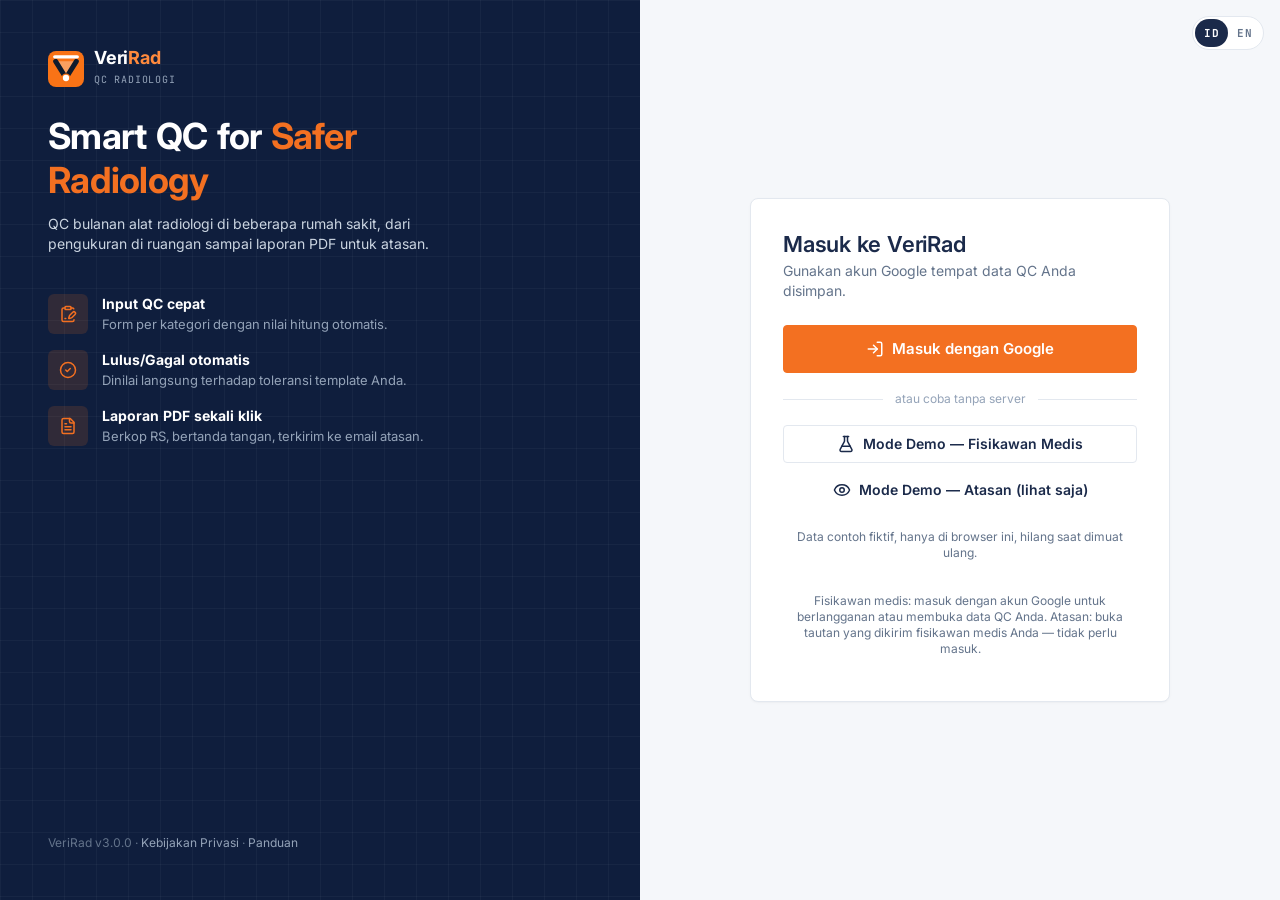
<file: index.html>
<!DOCTYPE html>
<html lang="id">
<head>
  <meta charset="utf-8">
  <meta name="viewport" content="width=device-width, initial-scale=1">
  <title>VeriRad — Smart QC for Safer Radiology</title>
  <meta name="description" content="VeriRad: aplikasi QC bulanan alat radiologi untuk fisikawan medis.">
  <meta name="theme-color" content="#0F1E3D">
  <link rel="manifest" href="manifest.webmanifest">
  <meta name="mobile-web-app-capable" content="yes">
  <meta name="apple-mobile-web-app-capable" content="yes">
  <meta name="apple-mobile-web-app-title" content="VeriRad">
  <meta name="apple-mobile-web-app-status-bar-style" content="default">
  <link rel="apple-touch-icon" href="icons/apple-touch-icon-v3o.png">
  <link rel="icon" type="image/png" sizes="32x32" href="icons/favicon-32-v3o.png">
  <link rel="icon" href="data:image/svg+xml,%3Csvg xmlns='http://www.w3.org/2000/svg' viewBox='0 0 160 160'%3E%3Crect width='160' height='160' rx='34' fill='%23F97316'/%3E%3Cpath d='M32 48 L80 122 L128 48' fill='none' stroke='%230F1B2D' stroke-width='28' stroke-linecap='round' stroke-linejoin='round'/%3E%3Cpath d='M28 24 H132' fill='none' stroke='white' stroke-width='18' stroke-linecap='round'/%3E%3Ccircle cx='80' cy='122' r='17' fill='white'/%3E%3C/svg%3E">
  <link rel="preconnect" href="https://script.google.com">
  <link rel="preconnect" href="https://script.googleusercontent.com" crossorigin>
  <link rel="preconnect" href="https://sheets.googleapis.com" crossorigin>
  <link rel="preconnect" href="https://www.googleapis.com" crossorigin>
  <link rel="preconnect" href="https://fonts.googleapis.com">
  <link rel="preconnect" href="https://fonts.gstatic.com" crossorigin>
  <link rel="stylesheet" href="https://fonts.googleapis.com/css2?family=Inter:wght@400;500;600;700&family=JetBrains+Mono:wght@400;500;600;700&display=swap">
  <link rel="stylesheet" href="css/style.css">
</head>
<body>
  <div id="app"><div class="boot-load">Memuat VeriRad…</div></div>
  <div id="toasts" role="status" aria-live="polite"></div>
  <noscript><p style="padding:24px">VeriRad membutuhkan JavaScript. Aktifkan JavaScript di browser Anda.</p></noscript>

  <script src="js/config.js" defer></script>
  <script src="js/icons.js" defer></script>
  <script src="js/bersama.js" defer></script>
  <script src="js/core.js" defer></script>
  <script src="js/google.js" defer></script>
  <script src="js/drive.js" defer></script>
  <script src="js/mesin-kode.js" defer></script>
  <script src="js/mesin.js" defer></script>
  <script src="js/editor-foto.js" defer></script>
  <script src="js/pwa.js" defer></script>
  <script src="js/i18n.js" defer></script>
  <script src="js/i18n-en.js" defer></script>
  <script src="js/demo.js" defer></script>
  <script src="js/hal-dasbor.js" defer></script>
  <script src="js/hal-input.js" defer></script>
  <script src="js/hal-riwayat.js" defer></script>
  <script src="js/hal-laporan.js" defer></script>
  <script src="js/hal-kelola.js" defer></script>
  <script src="js/hal-template.js" defer></script>
  <script src="js/hal-pengaturan.js" defer></script>
  <script src="js/atasan.js" defer></script>
  <script src="js/lisensi.js" defer></script>
  <script src="js/app.js" defer></script>
</body>
</html>
</file>
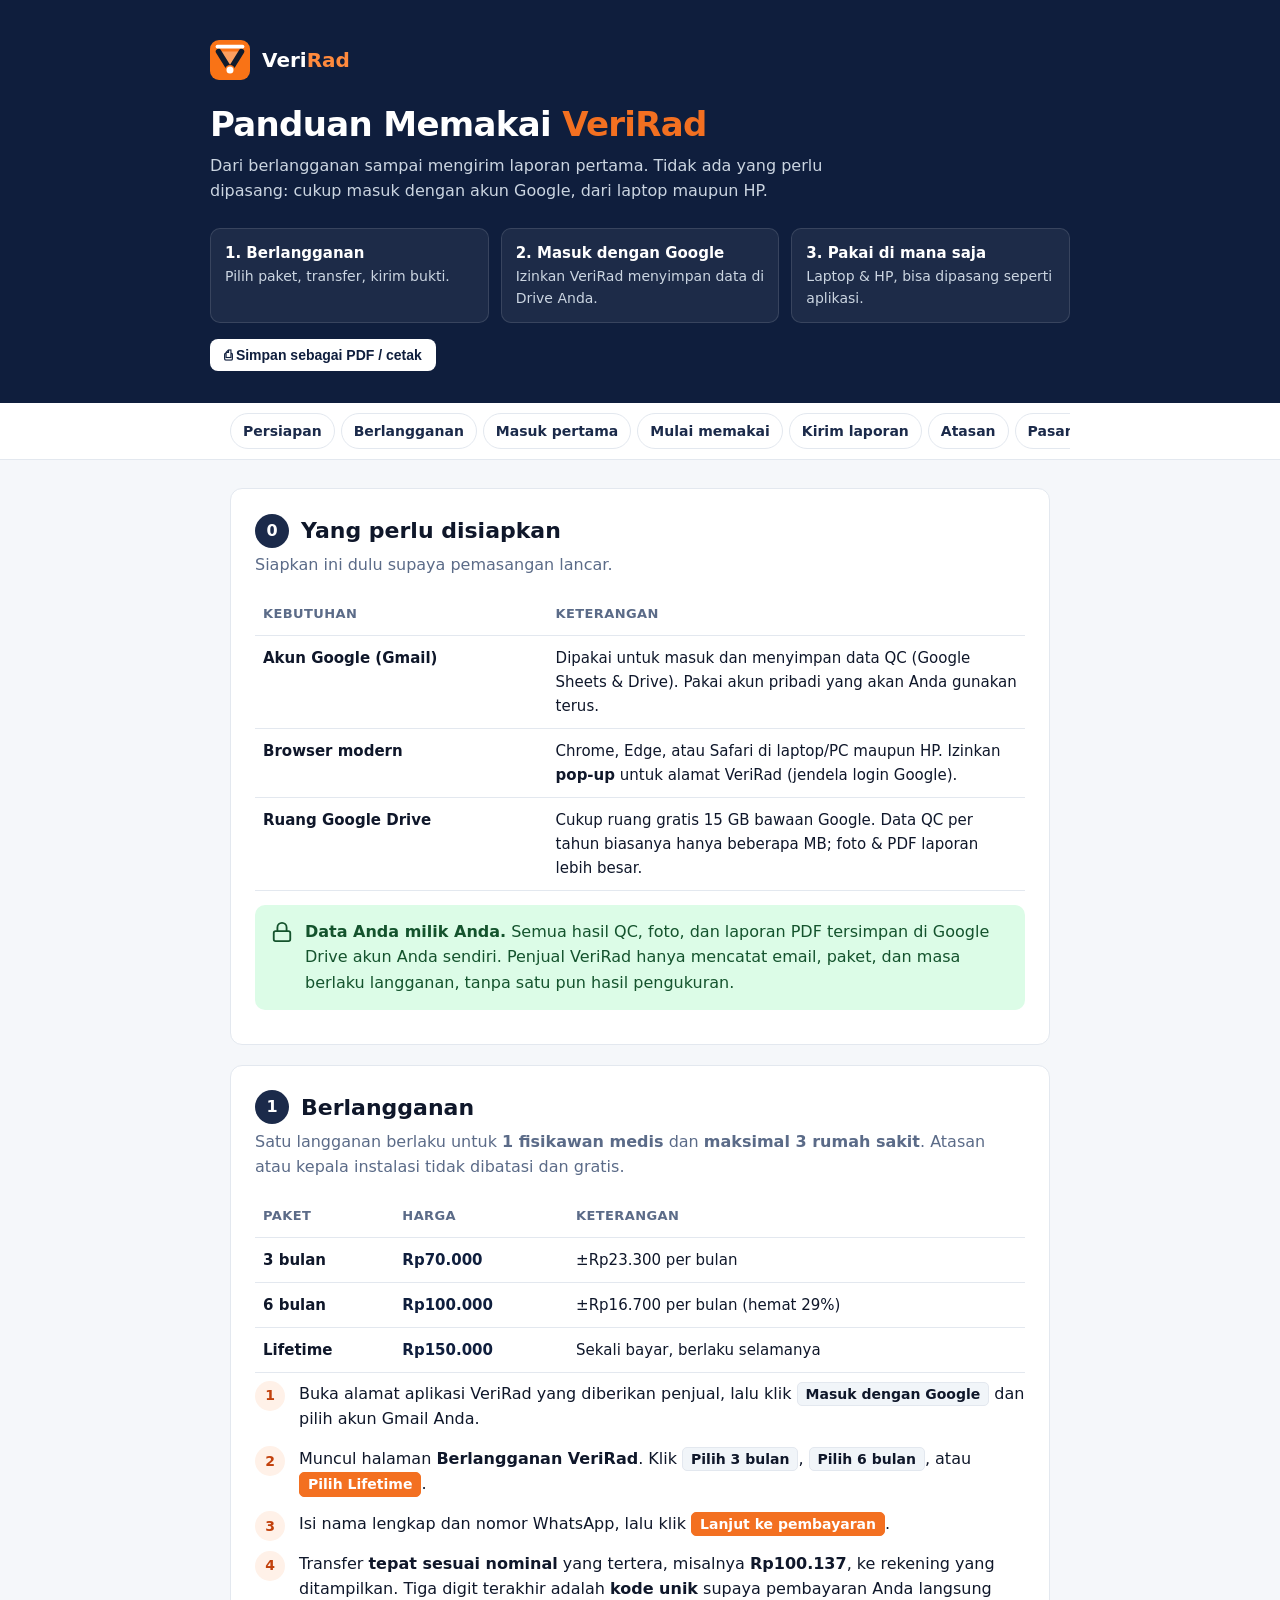
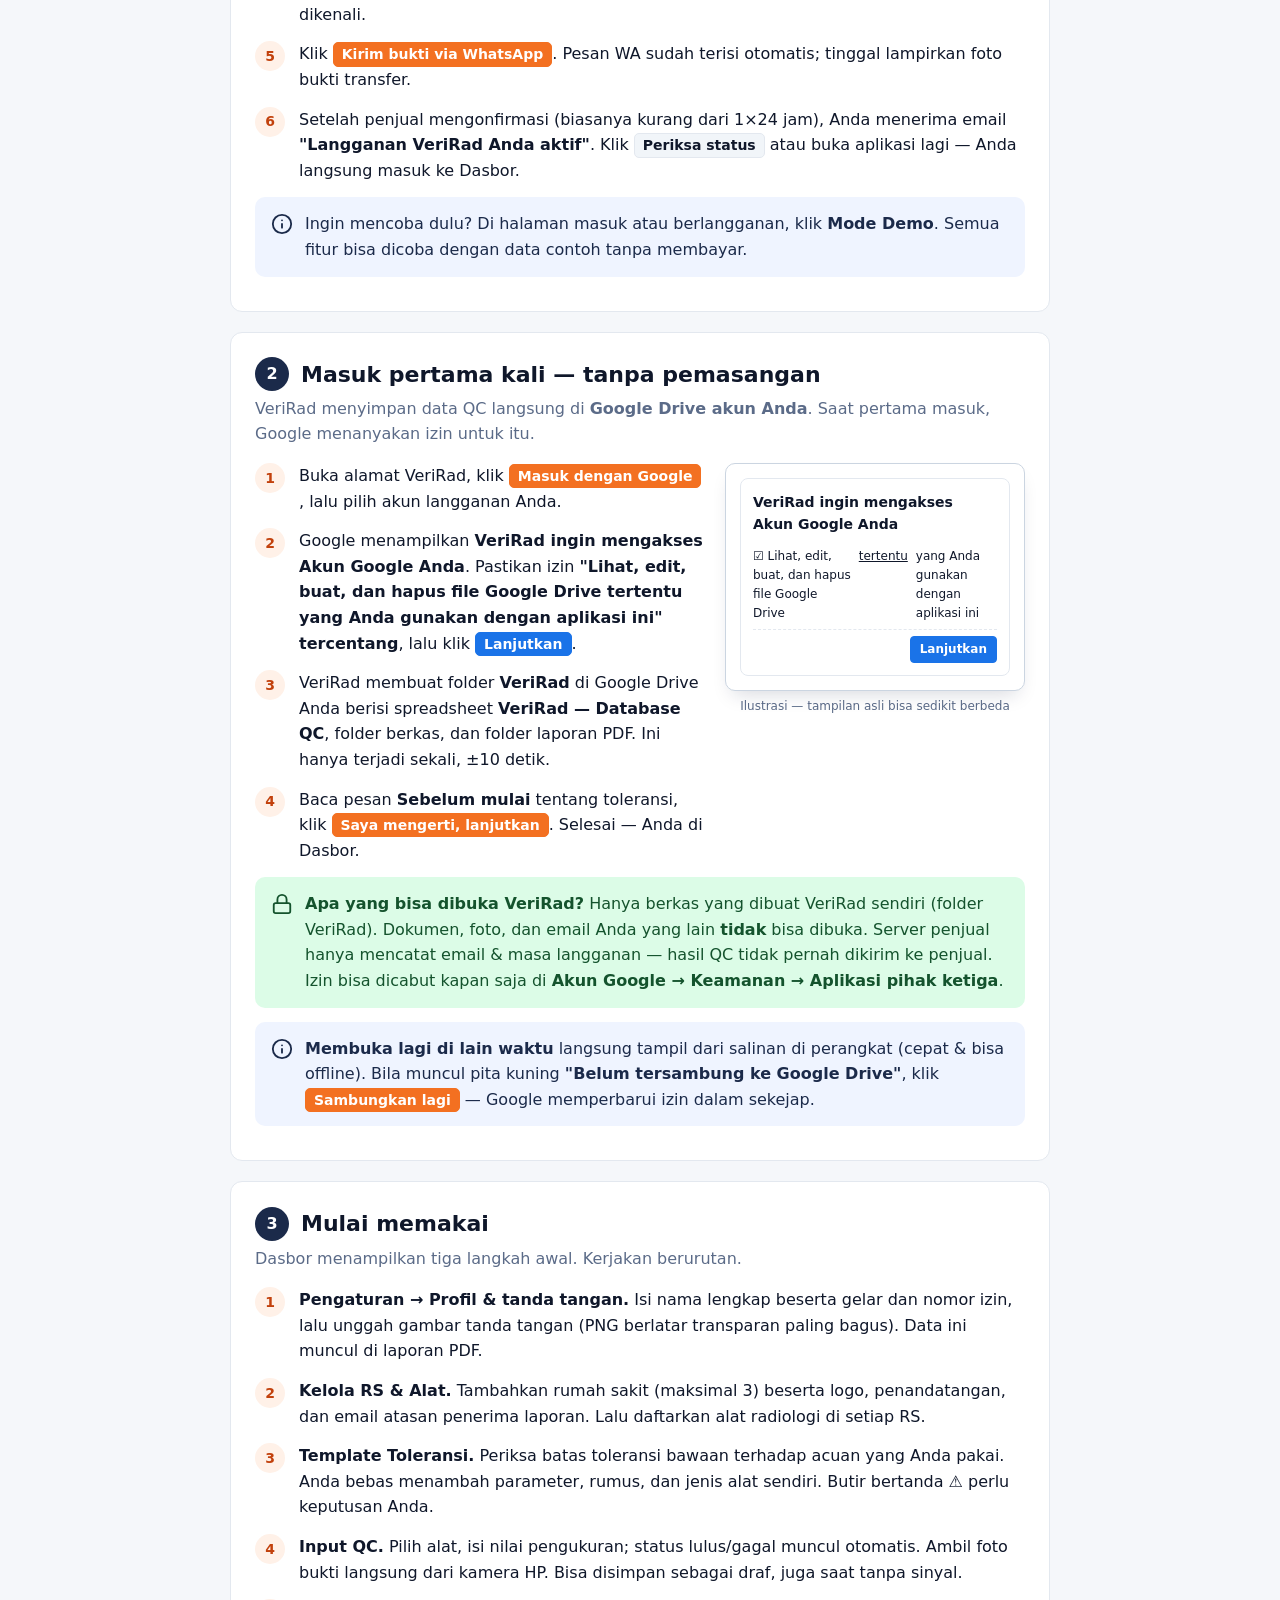
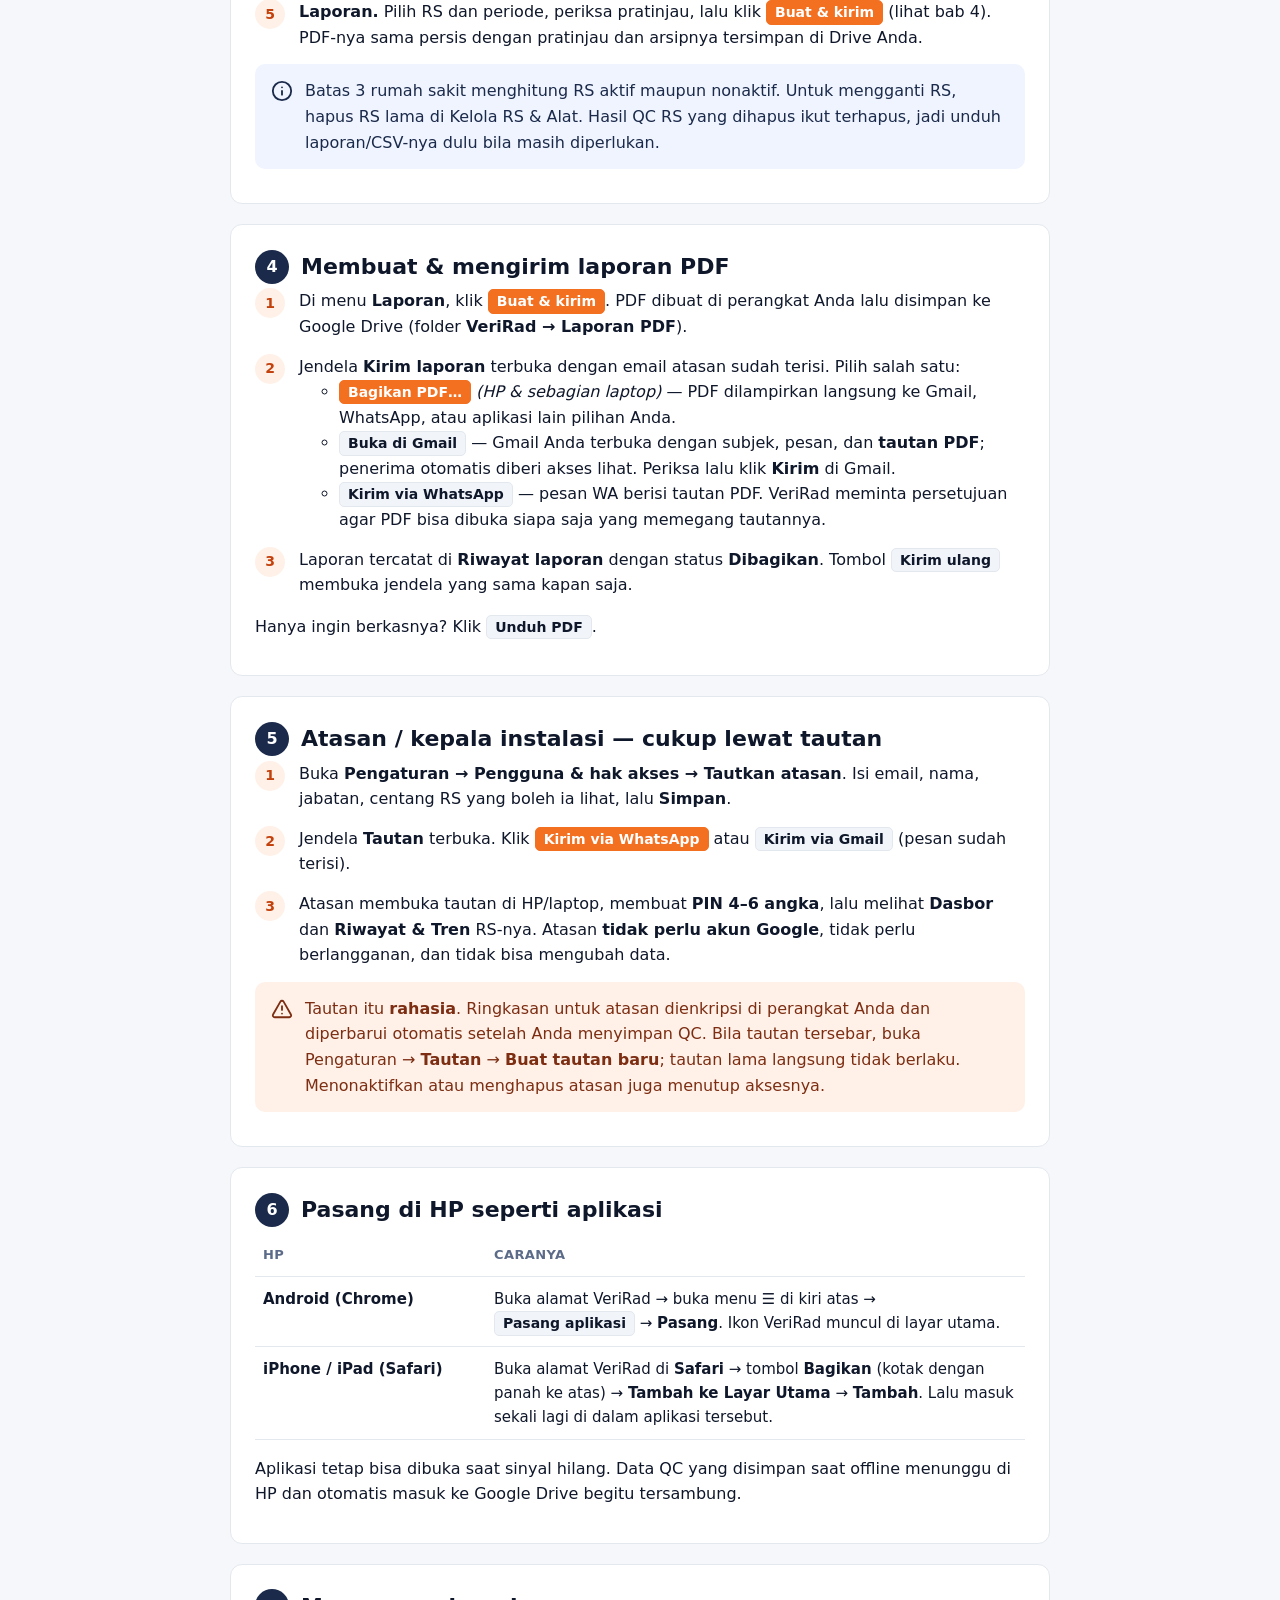
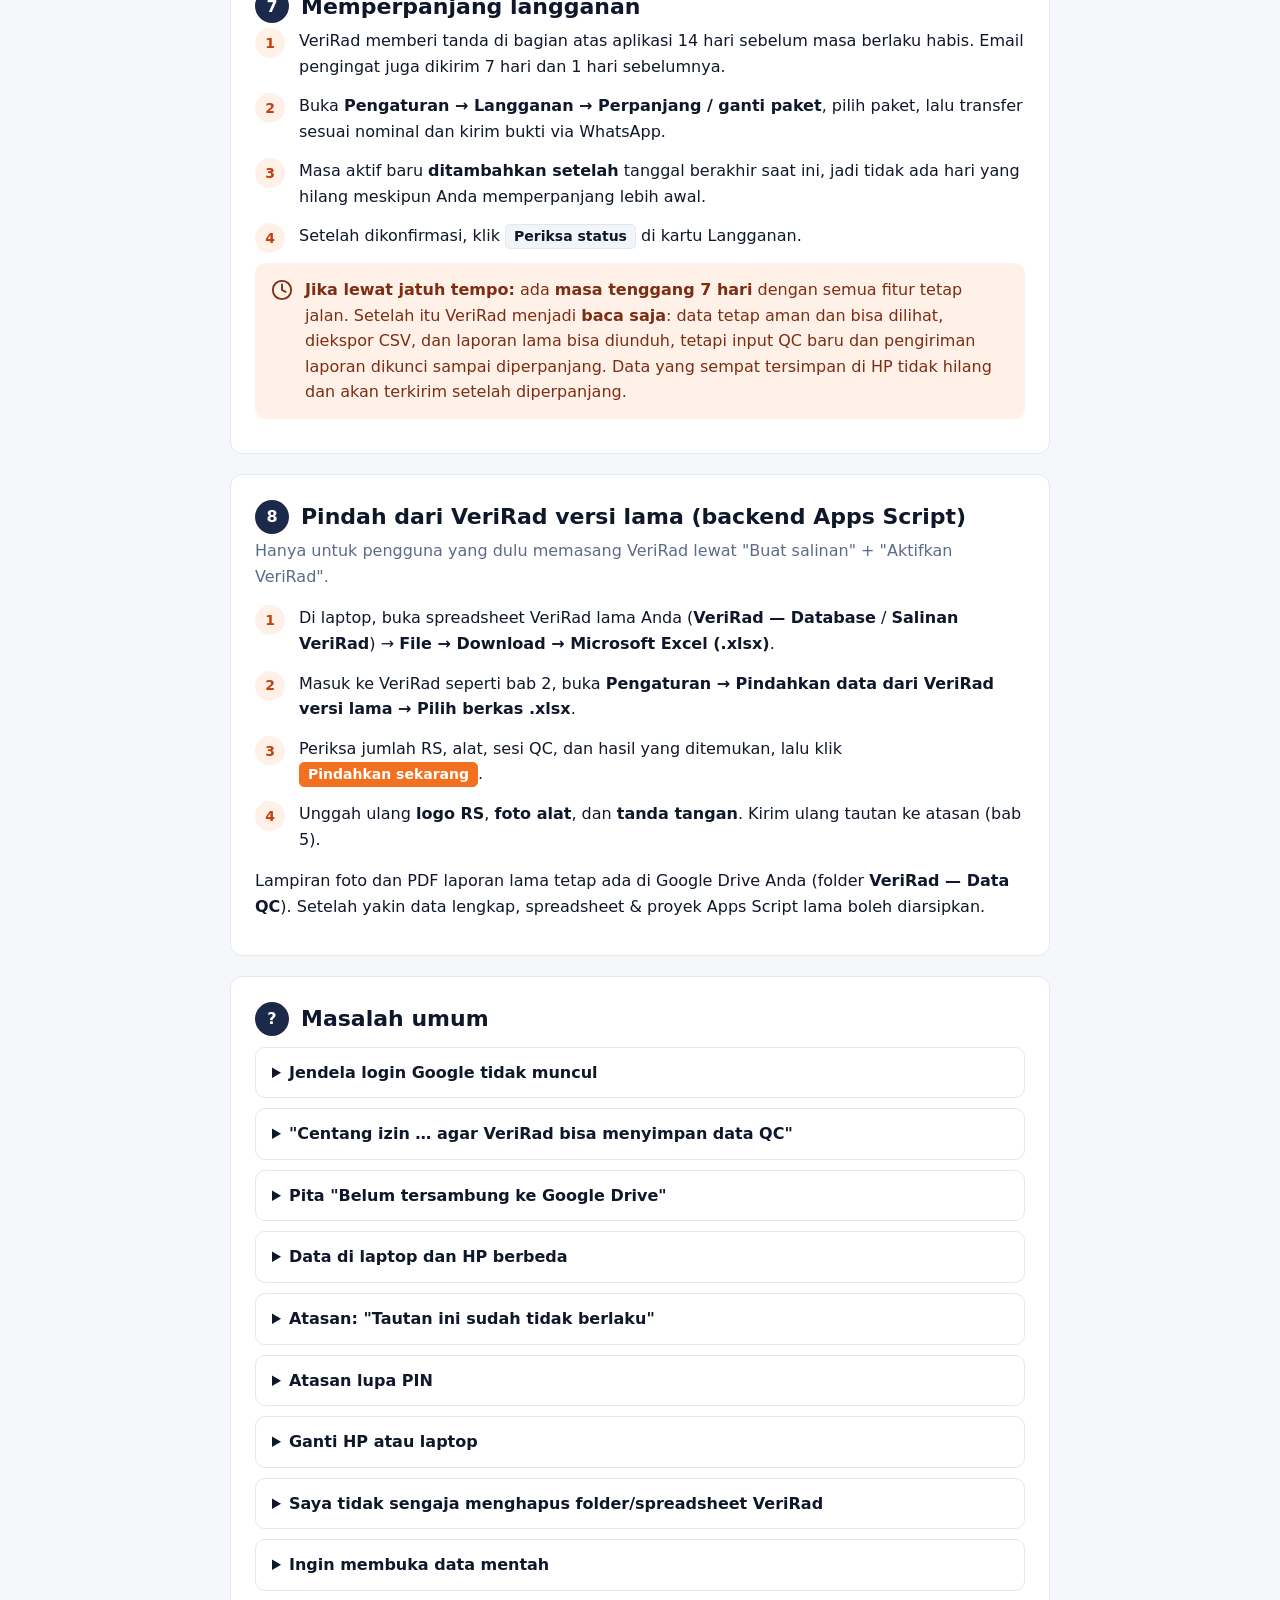
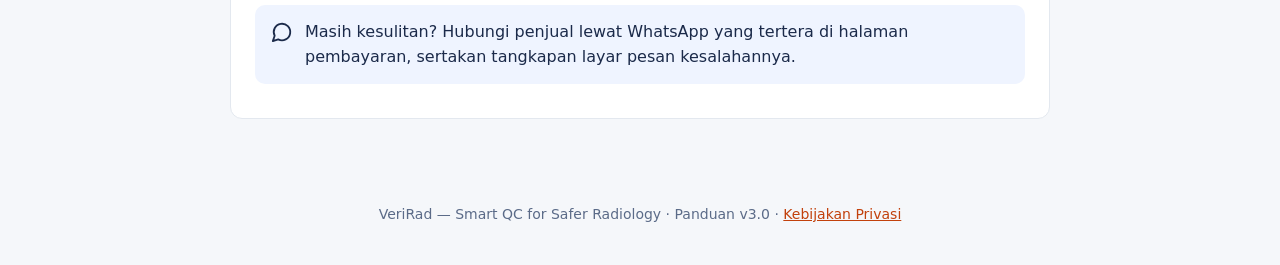
<file: panduan.html>
<!doctype html>
<html lang="id">
<head>
<meta charset="utf-8">
<meta name="viewport" content="width=device-width, initial-scale=1">
<title>Panduan VeriRad</title>
<meta name="description" content="Panduan langkah demi langkah berlangganan, memasang, dan memakai VeriRad untuk fisikawan medis.">
<link rel="icon" href="icons/favicon-32-v3o.png">
<style>
:root { --navy: #0F1E3D; --navy7: #1B2A4A; --orange: #F37021; --wash: #FFF1E8; --text: #0F172A; --muted: #5B6B88; --border: #E3E8EF; --canvas: #F5F7FA;
  --pass: #15803D; --passbg: #DCFCE7; --fail: #B91C1C; --failbg: #FEE2E2; --info: #EFF4FF; --g: #1A73E8; }
* { box-sizing: border-box; }
html { scroll-behavior: smooth; overflow-x: clip; }
body { overflow-x: clip; margin: 0; font-family: Inter, system-ui, -apple-system, "Segoe UI", Roboto, Arial, sans-serif; color: var(--text); background: var(--canvas); line-height: 1.6; font-size: 16px; -webkit-font-smoothing: antialiased; }
a { color: #C2410C; }
header.hero { background: var(--navy); color: #fff; padding: 40px 20px 32px; }
.wrap { max-width: 860px; margin: 0 auto; padding: 0 20px; }
header .wrap { padding: 0; }
.brand { display: flex; align-items: center; gap: 12px; font-weight: 700; font-size: 20px; }
.logo { width: 40px; height: 40px; display: block; }
.logo svg { width: 40px; height: 40px; display: block; }
.brand em.r { font-style: normal; color: #FF8A3D; }
h1 { font-size: 34px; line-height: 1.2; margin: 24px 0 8px; letter-spacing: -.02em; }
h1 em { font-style: normal; color: var(--orange); }
header p { color: #CBD5E1; margin: 0; max-width: 640px; }
.ringkas { display: grid; grid-template-columns: repeat(3, 1fr); gap: 12px; margin-top: 24px; }
.ringkas div { background: rgba(255,255,255,.06); border: 1px solid rgba(255,255,255,.12); border-radius: 10px; padding: 12px 14px; font-size: 14px; color: #CBD5E1; }
.ringkas b { display: block; color: #fff; font-size: 15px; }
nav.toc { background: #fff; border-bottom: 1px solid var(--border); position: sticky; top: 0; z-index: 5; }
nav.toc .wrap { display: flex; gap: 6px; overflow-x: auto; padding: 10px 20px; scrollbar-width: none; }
nav.toc a { white-space: nowrap; text-decoration: none; color: var(--navy7); font-size: 14px; font-weight: 600; padding: 6px 12px; border-radius: 999px; border: 1px solid var(--border); }
nav.toc a:hover { border-color: var(--orange); }
main { padding: 28px 0 64px; }
section.bab { background: #fff; border: 1px solid var(--border); border-radius: 12px; padding: 24px 24px 20px; margin-bottom: 20px; scroll-margin-top: 64px; }
h2 { font-size: 22px; margin: 0 0 4px; display: flex; align-items: center; gap: 12px; }
h2 .no { width: 34px; height: 34px; border-radius: 50%; background: var(--navy7); color: #fff; display: grid; place-items: center; font-size: 16px; flex: none; }
.sub { color: var(--muted); margin: 0 0 16px; }
h3 { font-size: 17px; margin: 22px 0 8px; }
ol.langkah { counter-reset: n; list-style: none; padding: 0; margin: 0; display: flex; flex-direction: column; gap: 14px; }
ol.langkah > li { counter-increment: n; position: relative; padding-left: 44px; }
ol.langkah > li::before { content: counter(n); position: absolute; left: 0; top: 0; width: 30px; height: 30px; border-radius: 50%; background: var(--wash); color: #C2410C; font-weight: 700; display: grid; place-items: center; font-size: 14px; }
.btnlabel { display: inline-block; padding: 0 8px; border-radius: 5px; background: #F1F5F9; border: 1px solid var(--border); font-weight: 600; font-size: 14px; white-space: nowrap; }
.gbtn { background: var(--g); color: #fff; border-color: var(--g); }
.obtn { background: var(--orange); color: #fff; border-color: var(--orange); }
code, .mono { font-family: "JetBrains Mono", ui-monospace, Menlo, Consolas, monospace; font-size: .92em; background: #F1F5F9; padding: 1px 5px; border-radius: 4px; }
.kotak { border-radius: 10px; padding: 14px 16px; margin: 14px 0; display: flex; gap: 12px; align-items: flex-start; }
.kotak svg { width: 22px; height: 22px; flex: none; margin-top: 2px; fill: none; stroke: currentColor; stroke-width: 2; stroke-linecap: round; stroke-linejoin: round; }
.kotak p { margin: 0; }
.tips { background: var(--info); color: var(--navy7); }
.awas { background: var(--wash); color: #7C2D12; }
.aman { background: var(--passbg); color: #14532D; }
.bahaya { background: var(--failbg); color: #7F1D1D; }
table { width: 100%; border-collapse: collapse; font-size: 15px; margin: 8px 0; }
th, td { border-bottom: 1px solid var(--border); text-align: left; padding: 10px 8px; vertical-align: top; }
th { font-size: 13px; color: var(--muted); text-transform: uppercase; letter-spacing: .03em; }
.harga { font-weight: 700; color: var(--navy); white-space: nowrap; }
.dua { display: grid; grid-template-columns: minmax(0, 1fr) 300px; gap: 20px; align-items: start; }
/* ilustrasi skematis */
.mk { border: 1px solid #CBD5E1; border-radius: 10px; background: #fff; overflow: hidden; font-size: 12px; box-shadow: 0 10px 20px -8px rgba(15,30,61,.18); position: relative; }
.mk-bar { display: flex; gap: 5px; align-items: center; padding: 7px 9px; background: #F1F5F9; border-bottom: 1px solid var(--border); }
.mk-bar i { width: 9px; height: 9px; border-radius: 50%; background: #CBD5E1; }
.mk-dlg { margin: 14px; padding: 12px; border: 1px solid var(--border); border-radius: 8px; display: flex; flex-direction: column; gap: 6px; }
.mk-dlg b { font-size: 14px; }
.mk-row { display: flex; justify-content: space-between; gap: 8px; padding: 5px 0; border-bottom: 1px dashed var(--border); }
.mk-row small, .mk-dlg small { color: var(--muted); }
.mk-b { display: inline-block; padding: 3px 9px; border-radius: 4px; border: 1px solid #CBD5E1; font-weight: 600; }
.mk-p { background: var(--g); color: #fff; border-color: var(--g); }
.mk-menu { display: flex; gap: 10px; padding: 7px 10px; border-bottom: 1px solid var(--border); color: var(--muted); }
.mk-on { color: var(--navy); font-weight: 700; background: #E8F0FE; padding: 0 6px; border-radius: 3px; }
.mk-drop { display: flex; flex-direction: column; border: 1px solid var(--border); border-radius: 6px; margin: 6px 10px 10px auto; width: 170px; box-shadow: 0 6px 14px rgba(0,0,0,.08); }
.mk-drop span { padding: 5px 10px; } .mk-sel { background: #E8F0FE; font-weight: 600; }
.mk-link { color: var(--g); text-decoration: underline; }
.mk-url { padding: 7px; background: #F8FAFC; border-radius: 4px; font-family: ui-monospace, monospace; font-size: 11px; display: flex; justify-content: space-between; gap: 6px; align-items: center; word-break: break-all; }
.mk-side { position: absolute; right: 0; top: 34px; bottom: 0; width: 46%; border-left: 1px solid var(--border); background: #fff; padding: 8px; display: flex; flex-direction: column; gap: 6px; }
.mk-in { border: 1px solid #CBD5E1; border-radius: 4px; padding: 4px 6px; font-family: ui-monospace, monospace; font-size: 10px; color: var(--muted); }
.mk-go { background: var(--orange); color: #fff; text-align: center; border-radius: 4px; padding: 5px; font-weight: 700; }
.cap { font-size: 12px; color: var(--muted); text-align: center; margin-top: 6px; }
details { border: 1px solid var(--border); border-radius: 10px; padding: 12px 16px; margin: 10px 0; background: #fff; }
details summary { cursor: pointer; font-weight: 600; }
details[open] summary { margin-bottom: 8px; }
footer { text-align: center; color: var(--muted); font-size: 14px; padding: 0 20px 40px; }
.cetak { display: inline-flex; gap: 8px; align-items: center; margin-top: 16px; background: #fff; color: var(--navy); border: 0; border-radius: 8px; padding: 8px 14px; font-weight: 600; cursor: pointer; font-size: 14px; text-decoration: none; }
@media (max-width: 720px) {
  h1 { font-size: 26px; } .ringkas { grid-template-columns: 1fr; } .dua { grid-template-columns: minmax(0, 1fr); } .btnlabel { white-space: normal; } .mono, code { word-break: break-all; } .dua .mk { max-width: 360px; }
  section.bab { padding: 20px 16px 16px; } .wrap { padding: 0 14px; } nav.toc .wrap { padding: 10px 14px; }
}
@media print {
  nav.toc, .cetak { display: none; } body { background: #fff; font-size: 12.5px; } header.hero { padding: 24px 0; -webkit-print-color-adjust: exact; print-color-adjust: exact; }
  section.bab { break-inside: avoid-page; border: 0; padding: 12px 0; margin: 0; } .kotak, .mk, .logo, h2 .no, ol.langkah > li::before, .btnlabel { -webkit-print-color-adjust: exact; print-color-adjust: exact; }
  .halaman-baru { break-before: page; }
}
</style>
</head>
<body>
<header class="hero"><div class="wrap">
  <div class="brand"><span class="logo"><svg viewBox="0 0 160 160" aria-hidden="true"><rect width="160" height="160" rx="36" fill="#F97316"/><path d="M80 120 L34 46 H126 Z" fill="#FFFFFF" fill-opacity="0.32"/><path d="M34 46 L80 120 L126 46" fill="none" stroke="#0F1B2D" stroke-width="22" stroke-linecap="round" stroke-linejoin="round"/><path d="M30 26 H130" fill="none" stroke="#FFFFFF" stroke-width="15" stroke-linecap="round"/><circle cx="80" cy="120" r="20" fill="#F97316"/><circle cx="80" cy="120" r="14" fill="#FFFFFF"/></svg></span><span>Veri<em class="r">Rad</em></span></div>
  <h1>Panduan Memakai <em>VeriRad</em></h1>
  <p>Dari berlangganan sampai mengirim laporan pertama. Tidak ada yang perlu dipasang: cukup masuk dengan akun Google, dari laptop maupun HP.</p>
  <div class="ringkas">
    <div><b>1. Berlangganan</b>Pilih paket, transfer, kirim bukti.</div>
    <div><b>2. Masuk dengan Google</b>Izinkan VeriRad menyimpan data di Drive Anda.</div>
    <div><b>3. Pakai di mana saja</b>Laptop & HP, bisa dipasang seperti aplikasi.</div>
  </div>
  <button class="cetak" onclick="window.print()">⎙ Simpan sebagai PDF / cetak</button>
</div></header>

<nav class="toc"><div class="wrap">
  <a href="#siapkan">Persiapan</a><a href="#langganan">Berlangganan</a><a href="#masuk">Masuk pertama</a><a href="#mulai">Mulai memakai</a><a href="#kirim">Kirim laporan</a>
  <a href="#atasan">Atasan</a><a href="#hp">Pasang di HP</a><a href="#perpanjang">Perpanjang</a><a href="#pindah">Pindah dari versi lama</a><a href="#masalah">Masalah umum</a>
</div></nav>

<main><div class="wrap">

<section class="bab" id="siapkan">
  <h2><span class="no">0</span>Yang perlu disiapkan</h2>
  <p class="sub">Siapkan ini dulu supaya pemasangan lancar.</p>
  <table>
    <tr><th style="width:38%">Kebutuhan</th><th>Keterangan</th></tr>
    <tr><td><b>Akun Google (Gmail)</b></td><td>Dipakai untuk masuk dan menyimpan data QC (Google Sheets & Drive). Pakai akun pribadi yang akan Anda gunakan terus.</td></tr>
    <tr><td><b>Browser modern</b></td><td>Chrome, Edge, atau Safari di laptop/PC maupun HP. Izinkan <b>pop-up</b> untuk alamat VeriRad (jendela login Google).</td></tr>
    <tr><td><b>Ruang Google Drive</b></td><td>Cukup ruang gratis 15 GB bawaan Google. Data QC per tahun biasanya hanya beberapa MB; foto & PDF laporan lebih besar.</td></tr>
  </table>
  <div class="kotak aman"><svg viewBox="0 0 24 24"><rect x="3" y="11" width="18" height="11" rx="2"/><path d="M7 11V7a5 5 0 0 1 10 0v4"/></svg>
    <p><b>Data Anda milik Anda.</b> Semua hasil QC, foto, dan laporan PDF tersimpan di Google Drive akun Anda sendiri. Penjual VeriRad hanya mencatat email, paket, dan masa berlaku langganan, tanpa satu pun hasil pengukuran.</p></div>
</section>

<section class="bab" id="langganan">
  <h2><span class="no">1</span>Berlangganan</h2>
  <p class="sub">Satu langganan berlaku untuk <b>1 fisikawan medis</b> dan <b>maksimal 3 rumah sakit</b>. Atasan atau kepala instalasi tidak dibatasi dan gratis.</p>
  <table>
    <tr><th>Paket</th><th>Harga</th><th>Keterangan</th></tr>
    <tr><td><b>3 bulan</b></td><td class="harga">Rp70.000</td><td>±Rp23.300 per bulan</td></tr>
    <tr><td><b>6 bulan</b></td><td class="harga">Rp100.000</td><td>±Rp16.700 per bulan (hemat 29%)</td></tr>
    <tr><td><b>Lifetime</b></td><td class="harga">Rp150.000</td><td>Sekali bayar, berlaku selamanya</td></tr>
  </table>
  <ol class="langkah">
    <li>Buka alamat aplikasi VeriRad yang diberikan penjual, lalu klik <span class="btnlabel">Masuk dengan Google</span> dan pilih akun Gmail Anda.</li>
    <li>Muncul halaman <b>Berlangganan VeriRad</b>. Klik <span class="btnlabel">Pilih 3 bulan</span>, <span class="btnlabel">Pilih 6 bulan</span>, atau <span class="btnlabel obtn">Pilih Lifetime</span>.</li>
    <li>Isi nama lengkap dan nomor WhatsApp, lalu klik <span class="btnlabel obtn">Lanjut ke pembayaran</span>.</li>
    <li>Transfer <b>tepat sesuai nominal</b> yang tertera, misalnya <b>Rp100.137</b>, ke rekening yang ditampilkan. Tiga digit terakhir adalah <b>kode unik</b> supaya pembayaran Anda langsung dikenali.</li>
    <li>Klik <span class="btnlabel obtn">Kirim bukti via WhatsApp</span>. Pesan WA sudah terisi otomatis; tinggal lampirkan foto bukti transfer.</li>
    <li>Setelah penjual mengonfirmasi (biasanya kurang dari 1×24 jam), Anda menerima email <b>"Langganan VeriRad Anda aktif"</b>. Klik <span class="btnlabel">Periksa status</span> atau buka aplikasi lagi — Anda langsung masuk ke Dasbor.</li>
  </ol>
  <div class="kotak tips"><svg viewBox="0 0 24 24"><circle cx="12" cy="12" r="10"/><path d="M12 16v-4M12 8h.01"/></svg>
    <p>Ingin mencoba dulu? Di halaman masuk atau berlangganan, klik <b>Mode Demo</b>. Semua fitur bisa dicoba dengan data contoh tanpa membayar.</p></div>
</section>

<section class="bab halaman-baru" id="masuk">
  <h2><span class="no">2</span>Masuk pertama kali — tanpa pemasangan</h2>
  <p class="sub">VeriRad menyimpan data QC langsung di <b>Google Drive akun Anda</b>. Saat pertama masuk, Google menanyakan izin untuk itu.</p>
  <div class="dua"><ol class="langkah">
    <li>Buka alamat VeriRad, klik <span class="btnlabel obtn">Masuk dengan Google</span>, lalu pilih akun langganan Anda.</li>
    <li>Google menampilkan <b>VeriRad ingin mengakses Akun Google Anda</b>. Pastikan izin <b>"Lihat, edit, buat, dan hapus file Google Drive tertentu yang Anda gunakan dengan aplikasi ini"</b> <b>tercentang</b>, lalu klik <span class="btnlabel gbtn">Lanjutkan</span>.</li>
    <li>VeriRad membuat folder <b>VeriRad</b> di Google Drive Anda berisi spreadsheet <b>VeriRad — Database QC</b>, folder berkas, dan folder laporan PDF. Ini hanya terjadi sekali, ±10 detik.</li>
    <li>Baca pesan <b>Sebelum mulai</b> tentang toleransi, klik <span class="btnlabel obtn">Saya mengerti, lanjutkan</span>. Selesai — Anda di Dasbor.</li>
  </ol>
  <div><div class="mk"><div class="mk-dlg"><b>VeriRad ingin mengakses Akun Google Anda</b><span class="mk-row">☑ Lihat, edit, buat, dan hapus file Google Drive <u>tertentu</u> yang Anda gunakan dengan aplikasi ini</span><div style="text-align:right"><span class="mk-b mk-p">Lanjutkan</span></div></div></div><div class="cap">Ilustrasi — tampilan asli bisa sedikit berbeda</div></div></div>
  <div class="kotak aman"><svg viewBox="0 0 24 24"><rect x="3" y="11" width="18" height="11" rx="2"/><path d="M7 11V7a5 5 0 0 1 10 0v4"/></svg>
    <p><b>Apa yang bisa dibuka VeriRad?</b> Hanya berkas yang dibuat VeriRad sendiri (folder VeriRad). Dokumen, foto, dan email Anda yang lain <b>tidak</b> bisa dibuka. Server penjual hanya mencatat email & masa langganan — hasil QC tidak pernah dikirim ke penjual. Izin bisa dicabut kapan saja di <b>Akun Google → Keamanan → Aplikasi pihak ketiga</b>.</p></div>
  <div class="kotak tips"><svg viewBox="0 0 24 24"><circle cx="12" cy="12" r="10"/><path d="M12 16v-4M12 8h.01"/></svg>
    <p><b>Membuka lagi di lain waktu</b> langsung tampil dari salinan di perangkat (cepat & bisa offline). Bila muncul pita kuning <b>"Belum tersambung ke Google Drive"</b>, klik <span class="btnlabel obtn">Sambungkan lagi</span> — Google memperbarui izin dalam sekejap.</p></div>
</section>

<section class="bab halaman-baru" id="mulai">
  <h2><span class="no">3</span>Mulai memakai</h2>
  <p class="sub">Dasbor menampilkan tiga langkah awal. Kerjakan berurutan.</p>
  <ol class="langkah">
    <li><b>Pengaturan → Profil & tanda tangan.</b> Isi nama lengkap beserta gelar dan nomor izin, lalu unggah gambar tanda tangan (PNG berlatar transparan paling bagus). Data ini muncul di laporan PDF.</li>
    <li><b>Kelola RS & Alat.</b> Tambahkan rumah sakit (maksimal 3) beserta logo, penandatangan, dan email atasan penerima laporan. Lalu daftarkan alat radiologi di setiap RS.</li>
    <li><b>Template Toleransi.</b> Periksa batas toleransi bawaan terhadap acuan yang Anda pakai. Anda bebas menambah parameter, rumus, dan jenis alat sendiri. Butir bertanda ⚠ perlu keputusan Anda.</li>
    <li><b>Input QC.</b> Pilih alat, isi nilai pengukuran; status lulus/gagal muncul otomatis. Ambil foto bukti langsung dari kamera HP. Bisa disimpan sebagai draf, juga saat tanpa sinyal.</li>
    <li><b>Laporan.</b> Pilih RS dan periode, periksa pratinjau, lalu klik <span class="btnlabel obtn">Buat &amp; kirim</span> (lihat bab 4). PDF-nya sama persis dengan pratinjau dan arsipnya tersimpan di Drive Anda.</li>
  </ol>
  <div class="kotak tips"><svg viewBox="0 0 24 24"><circle cx="12" cy="12" r="10"/><path d="M12 16v-4M12 8h.01"/></svg>
    <p>Batas 3 rumah sakit menghitung RS aktif maupun nonaktif. Untuk mengganti RS, hapus RS lama di Kelola RS & Alat. Hasil QC RS yang dihapus ikut terhapus, jadi unduh laporan/CSV-nya dulu bila masih diperlukan.</p></div>
</section>

<section class="bab" id="kirim">
  <h2><span class="no">4</span>Membuat & mengirim laporan PDF</h2>
  <ol class="langkah">
    <li>Di menu <b>Laporan</b>, klik <span class="btnlabel obtn">Buat &amp; kirim</span>. PDF dibuat di perangkat Anda lalu disimpan ke Google Drive (folder <b>VeriRad → Laporan PDF</b>).</li>
    <li>Jendela <b>Kirim laporan</b> terbuka dengan email atasan sudah terisi. Pilih salah satu:
      <ul>
        <li><span class="btnlabel obtn">Bagikan PDF…</span> <i>(HP & sebagian laptop)</i> — PDF dilampirkan langsung ke Gmail, WhatsApp, atau aplikasi lain pilihan Anda.</li>
        <li><span class="btnlabel">Buka di Gmail</span> — Gmail Anda terbuka dengan subjek, pesan, dan <b>tautan PDF</b>; penerima otomatis diberi akses lihat. Periksa lalu klik <b>Kirim</b> di Gmail.</li>
        <li><span class="btnlabel">Kirim via WhatsApp</span> — pesan WA berisi tautan PDF. VeriRad meminta persetujuan agar PDF bisa dibuka siapa saja yang memegang tautannya.</li>
      </ul></li>
    <li>Laporan tercatat di <b>Riwayat laporan</b> dengan status <b>Dibagikan</b>. Tombol <span class="btnlabel">Kirim ulang</span> membuka jendela yang sama kapan saja.</li>
  </ol>
  <p>Hanya ingin berkasnya? Klik <span class="btnlabel">Unduh PDF</span>.</p>
</section>

<section class="bab" id="atasan">
  <h2><span class="no">5</span>Atasan / kepala instalasi — cukup lewat tautan</h2>
  <ol class="langkah">
    <li>Buka <b>Pengaturan → Pengguna & hak akses → Tautkan atasan</b>. Isi email, nama, jabatan, centang RS yang boleh ia lihat, lalu <b>Simpan</b>.</li>
    <li>Jendela <b>Tautan</b> terbuka. Klik <span class="btnlabel obtn">Kirim via WhatsApp</span> atau <span class="btnlabel">Kirim via Gmail</span> (pesan sudah terisi).</li>
    <li>Atasan membuka tautan di HP/laptop, membuat <b>PIN 4–6 angka</b>, lalu melihat <b>Dasbor</b> dan <b>Riwayat & Tren</b> RS-nya. Atasan <b>tidak perlu akun Google</b>, tidak perlu berlangganan, dan tidak bisa mengubah data.</li>
  </ol>
  <div class="kotak awas"><svg viewBox="0 0 24 24"><path d="m21.73 18-8-14a2 2 0 0 0-3.48 0l-8 14A2 2 0 0 0 4 21h16a2 2 0 0 0 1.73-3"/><path d="M12 9v4M12 17h.01"/></svg>
    <p>Tautan itu <b>rahasia</b>. Ringkasan untuk atasan dienkripsi di perangkat Anda dan diperbarui otomatis setelah Anda menyimpan QC. Bila tautan tersebar, buka Pengaturan → <b>Tautan</b> → <b>Buat tautan baru</b>; tautan lama langsung tidak berlaku. Menonaktifkan atau menghapus atasan juga menutup aksesnya.</p></div>
</section>

<section class="bab" id="hp">
  <h2><span class="no">6</span>Pasang di HP seperti aplikasi</h2>
  <table>
    <tr><th style="width:30%">HP</th><th>Caranya</th></tr>
    <tr><td><b>Android (Chrome)</b></td><td>Buka alamat VeriRad → buka menu ☰ di kiri atas → <span class="btnlabel">Pasang aplikasi</span> → <b>Pasang</b>. Ikon VeriRad muncul di layar utama.</td></tr>
    <tr><td><b>iPhone / iPad (Safari)</b></td><td>Buka alamat VeriRad di <b>Safari</b> → tombol <b>Bagikan</b> (kotak dengan panah ke atas) → <b>Tambah ke Layar Utama</b> → <b>Tambah</b>. Lalu masuk sekali lagi di dalam aplikasi tersebut.</td></tr>
  </table>
  <p>Aplikasi tetap bisa dibuka saat sinyal hilang. Data QC yang disimpan saat offline menunggu di HP dan otomatis masuk ke Google Drive begitu tersambung.</p>
</section>

<section class="bab" id="perpanjang">
  <h2><span class="no">7</span>Memperpanjang langganan</h2>
  <ol class="langkah">
    <li>VeriRad memberi tanda di bagian atas aplikasi 14 hari sebelum masa berlaku habis. Email pengingat juga dikirim 7 hari dan 1 hari sebelumnya.</li>
    <li>Buka <b>Pengaturan → Langganan → Perpanjang / ganti paket</b>, pilih paket, lalu transfer sesuai nominal dan kirim bukti via WhatsApp.</li>
    <li>Masa aktif baru <b>ditambahkan setelah</b> tanggal berakhir saat ini, jadi tidak ada hari yang hilang meskipun Anda memperpanjang lebih awal.</li>
    <li>Setelah dikonfirmasi, klik <span class="btnlabel">Periksa status</span> di kartu Langganan.</li>
  </ol>
  <div class="kotak awas"><svg viewBox="0 0 24 24"><circle cx="12" cy="12" r="10"/><path d="M12 6v6l4 2"/></svg>
    <p><b>Jika lewat jatuh tempo:</b> ada <b>masa tenggang 7 hari</b> dengan semua fitur tetap jalan. Setelah itu VeriRad menjadi <b>baca saja</b>: data tetap aman dan bisa dilihat, diekspor CSV, dan laporan lama bisa diunduh, tetapi input QC baru dan pengiriman laporan dikunci sampai diperpanjang. Data yang sempat tersimpan di HP tidak hilang dan akan terkirim setelah diperpanjang.</p></div>
</section>

<section class="bab" id="pindah">
  <h2><span class="no">8</span>Pindah dari VeriRad versi lama (backend Apps Script)</h2>
  <p class="sub">Hanya untuk pengguna yang dulu memasang VeriRad lewat "Buat salinan" + "Aktifkan VeriRad".</p>
  <ol class="langkah">
    <li>Di laptop, buka spreadsheet VeriRad lama Anda (<b>VeriRad — Database</b> / <b>Salinan VeriRad</b>) → <b>File → Download → Microsoft Excel (.xlsx)</b>.</li>
    <li>Masuk ke VeriRad seperti bab 2, buka <b>Pengaturan → Pindahkan data dari VeriRad versi lama → Pilih berkas .xlsx</b>.</li>
    <li>Periksa jumlah RS, alat, sesi QC, dan hasil yang ditemukan, lalu klik <span class="btnlabel obtn">Pindahkan sekarang</span>.</li>
    <li>Unggah ulang <b>logo RS</b>, <b>foto alat</b>, dan <b>tanda tangan</b>. Kirim ulang tautan ke atasan (bab 5).</li>
  </ol>
  <p>Lampiran foto dan PDF laporan lama tetap ada di Google Drive Anda (folder <b>VeriRad — Data QC</b>). Setelah yakin data lengkap, spreadsheet & proyek Apps Script lama boleh diarsipkan.</p>
</section>

<section class="bab" id="masalah">
  <h2><span class="no">?</span>Masalah umum</h2>
  <details><summary>Jendela login Google tidak muncul</summary>Browser memblokir pop-up. Klik ikon pop-up diblokir di bilah alamat → <b>Selalu izinkan</b> untuk alamat VeriRad, lalu klik Masuk lagi.</details>
  <details><summary>"Centang izin … agar VeriRad bisa menyimpan data QC"</summary>Saat login, izin Google Drive tidak dicentang. Klik Masuk lagi dan pastikan kotak izin Drive tercentang sebelum Lanjutkan.</details>
  <details><summary>Pita "Belum tersambung ke Google Drive"</summary>Izin Google berlaku ±1 jam lalu diperbarui otomatis saat Anda memakai aplikasi. Bila pita muncul, klik <b>Sambungkan lagi</b>. Data yang Anda isi sementara itu tetap tersimpan di perangkat dan terkirim setelah tersambung.</details>
  <details><summary>Data di laptop dan HP berbeda</summary>Klik tombol muat ulang (⟳) di kanan atas. VeriRad memeriksa versi terbaru di Google Drive dan memuatnya.</details>
  <details><summary>Atasan: "Tautan ini sudah tidak berlaku"</summary>Fisikawan medis membuat tautan baru, menonaktifkan, atau menghapus akun atasan. Minta tautan terbaru.</details>
  <details><summary>Atasan lupa PIN</summary>Buka lagi tautan dari fisikawan medis — VeriRad meminta PIN baru untuk perangkat itu.</details>
  <details><summary>Ganti HP atau laptop</summary>Cukup buka alamat VeriRad dan masuk dengan akun Google yang sama. Data tersimpan di Google Drive, bukan di perangkat.</details>
  <details><summary>Saya tidak sengaja menghapus folder/spreadsheet VeriRad</summary>Pulihkan dari <b>Sampah</b> Google Drive (tersimpan 30 hari), lalu muat ulang VeriRad. Jangan memindahkan spreadsheet ke akun lain.</details>
  <details><summary>Ingin membuka data mentah</summary>Semua data ada di spreadsheet <b>VeriRad — Database QC</b> (folder <b>VeriRad</b> di Google Drive; tautannya di Pengaturan → Langganan). Sebaiknya jangan mengedit sheet secara langsung.</details>
  <div class="kotak tips"><svg viewBox="0 0 24 24"><path d="M7.9 20A9 9 0 1 0 4 16.1L2 22Z"/></svg>
    <p>Masih kesulitan? Hubungi penjual lewat WhatsApp yang tertera di halaman pembayaran, sertakan tangkapan layar pesan kesalahannya.</p></div>
</section>

</div></main>
<footer>VeriRad — Smart QC for Safer Radiology · Panduan v3.0 · <a href="privasi.html">Kebijakan Privasi</a></footer>
<script>addEventListener('beforeprint', () => document.querySelectorAll('details').forEach(d => d.open = true));</script>
</body>
</html>
</file>
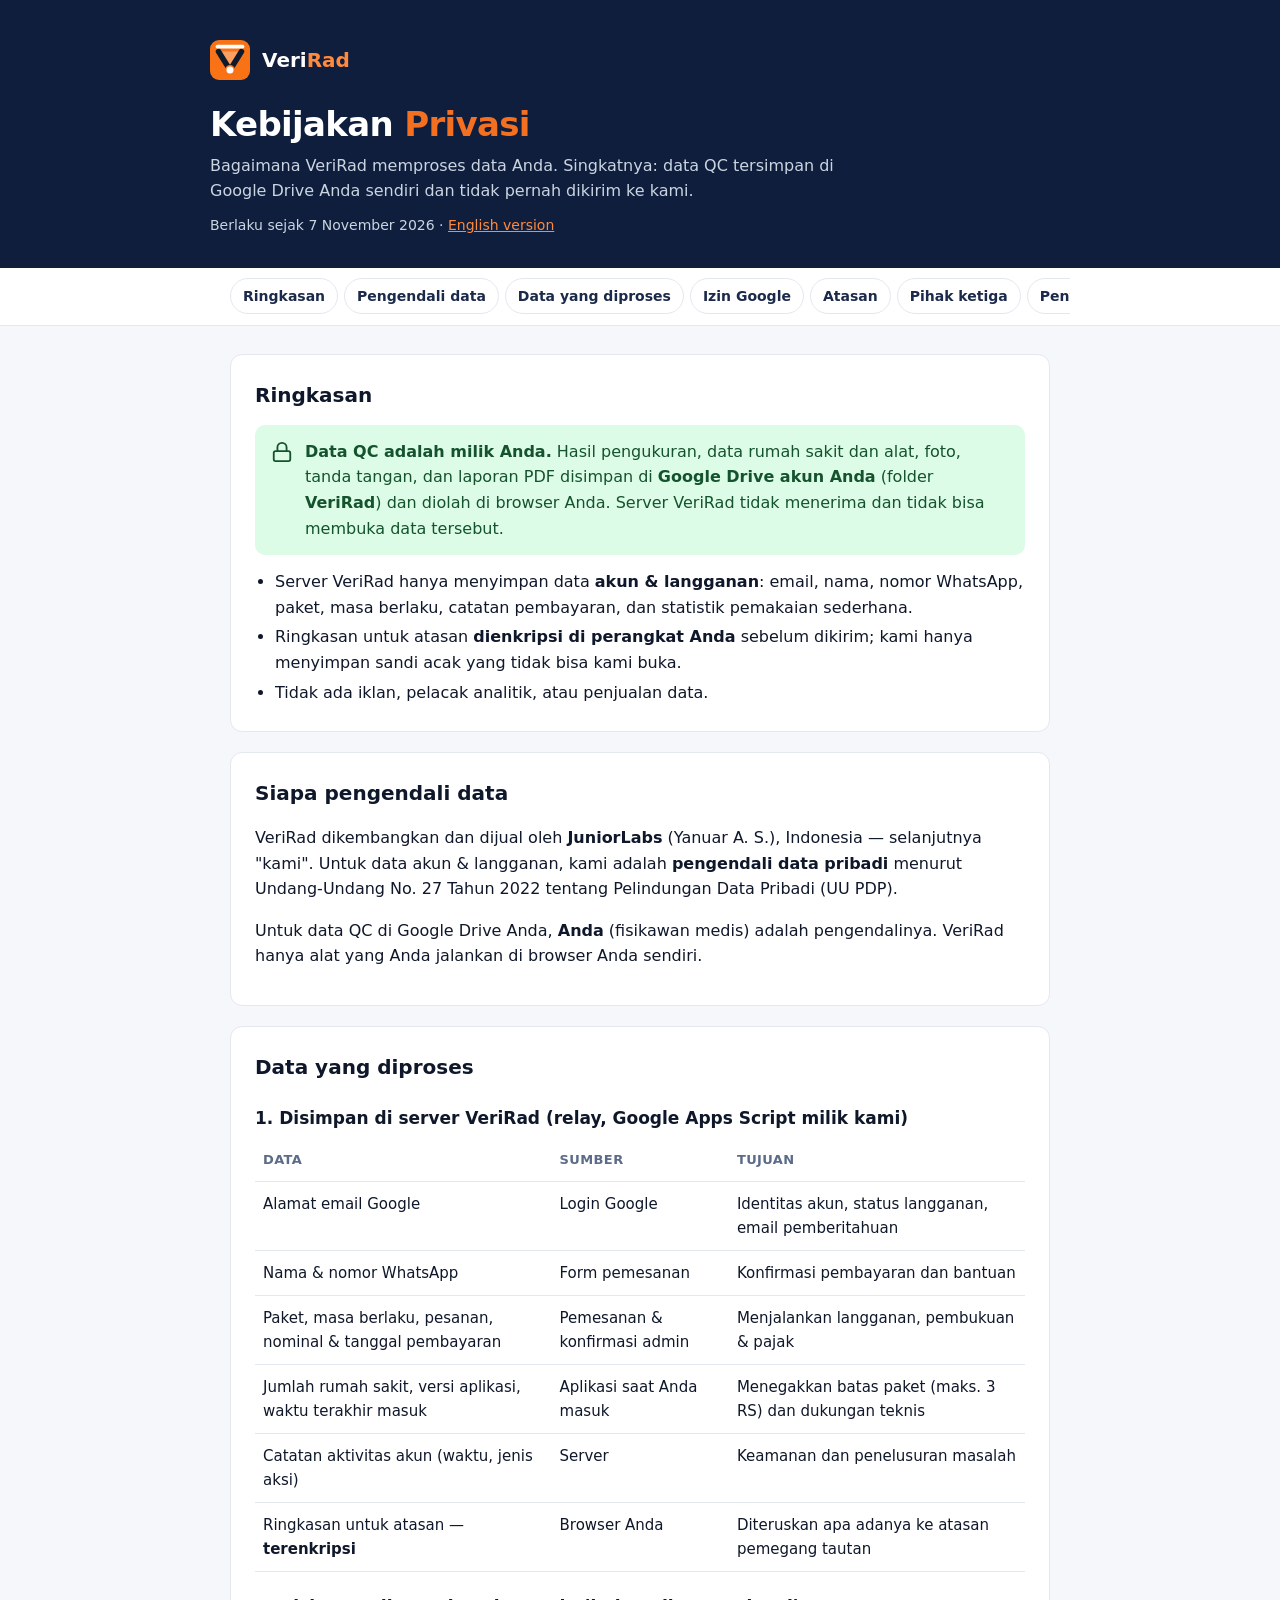
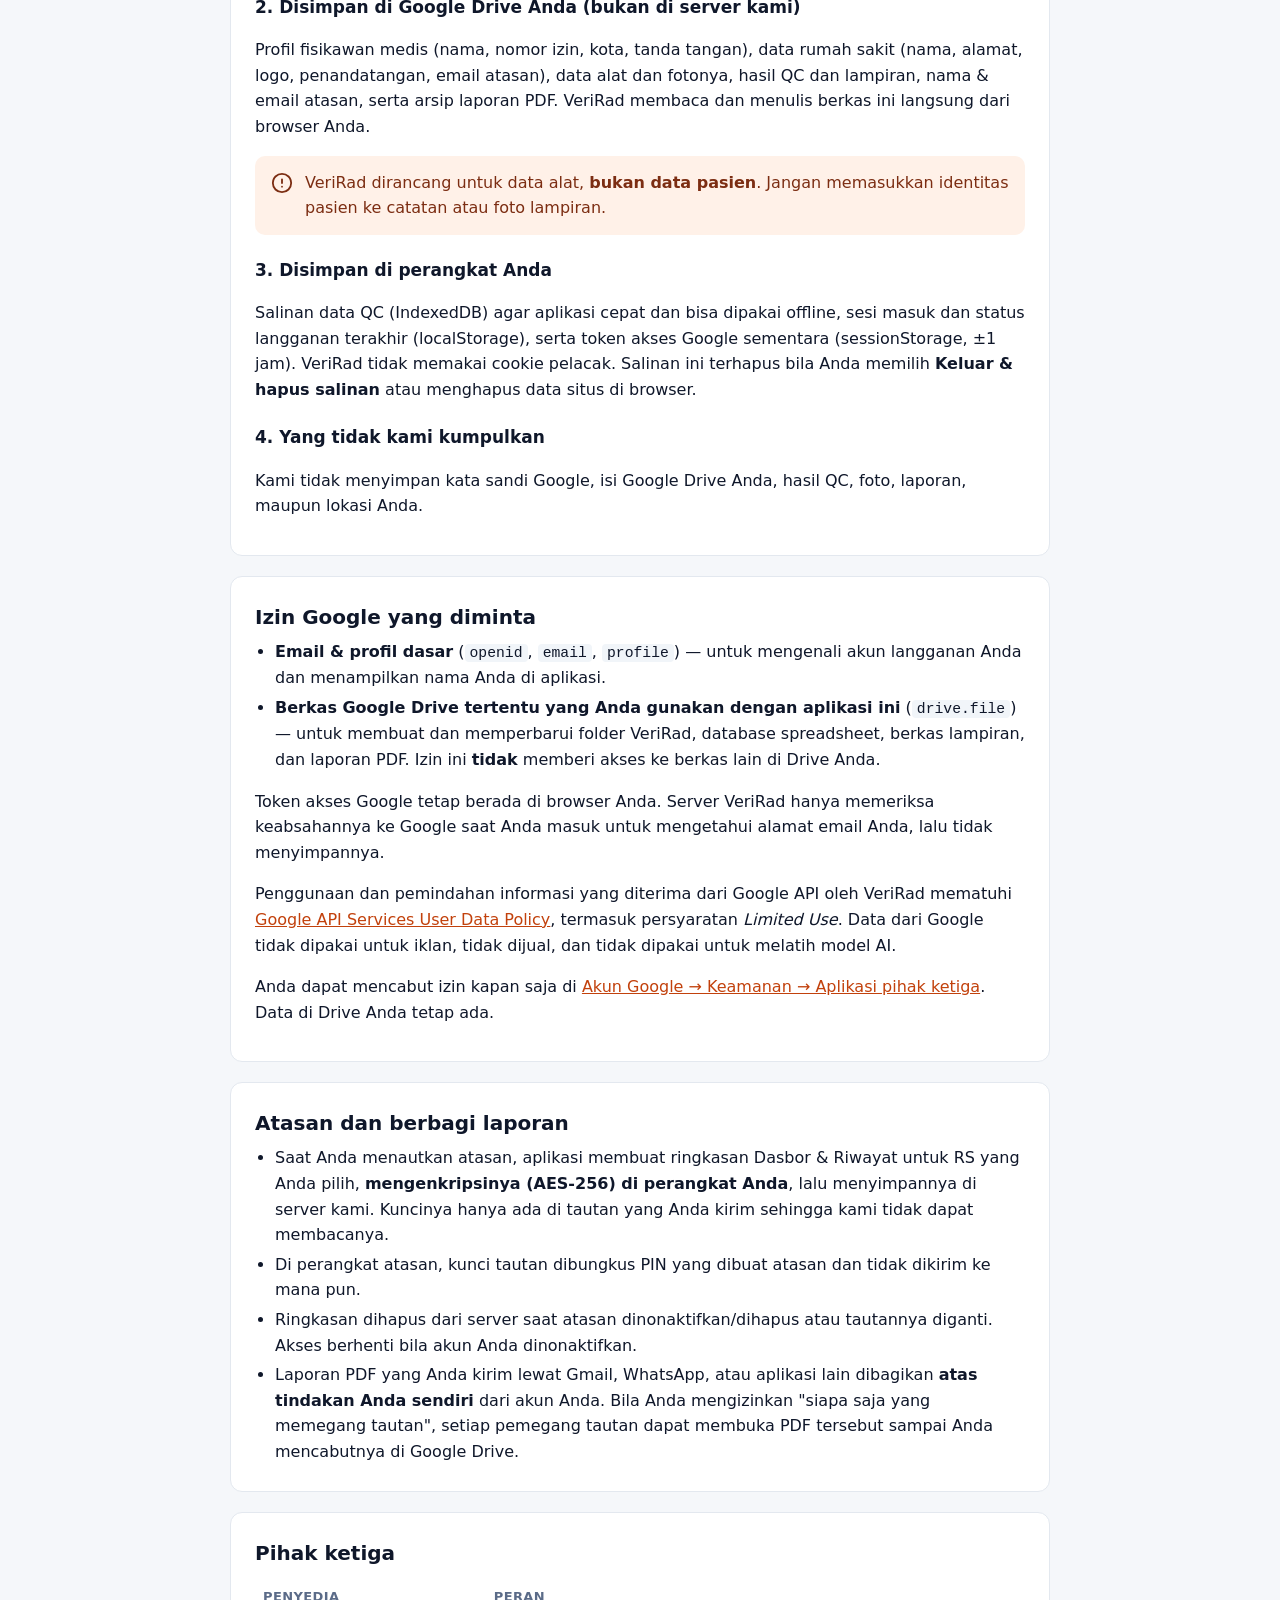
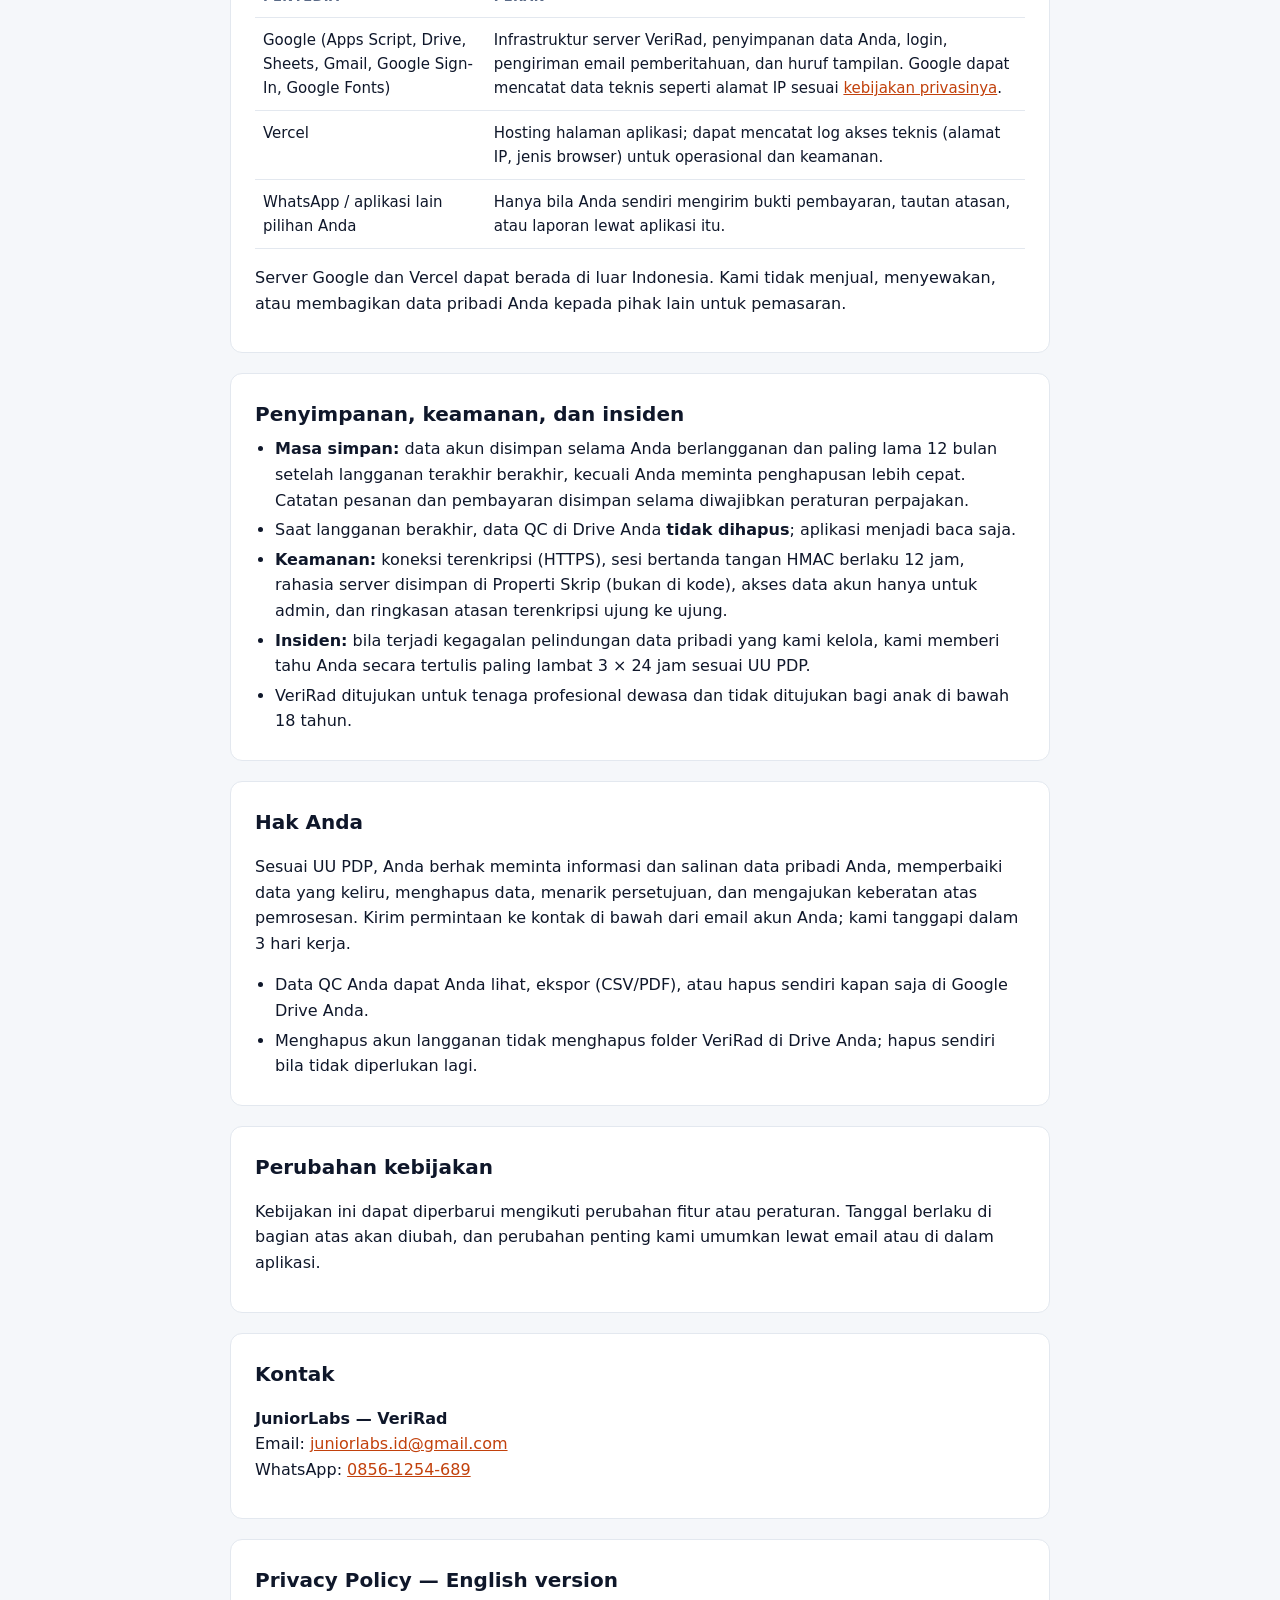
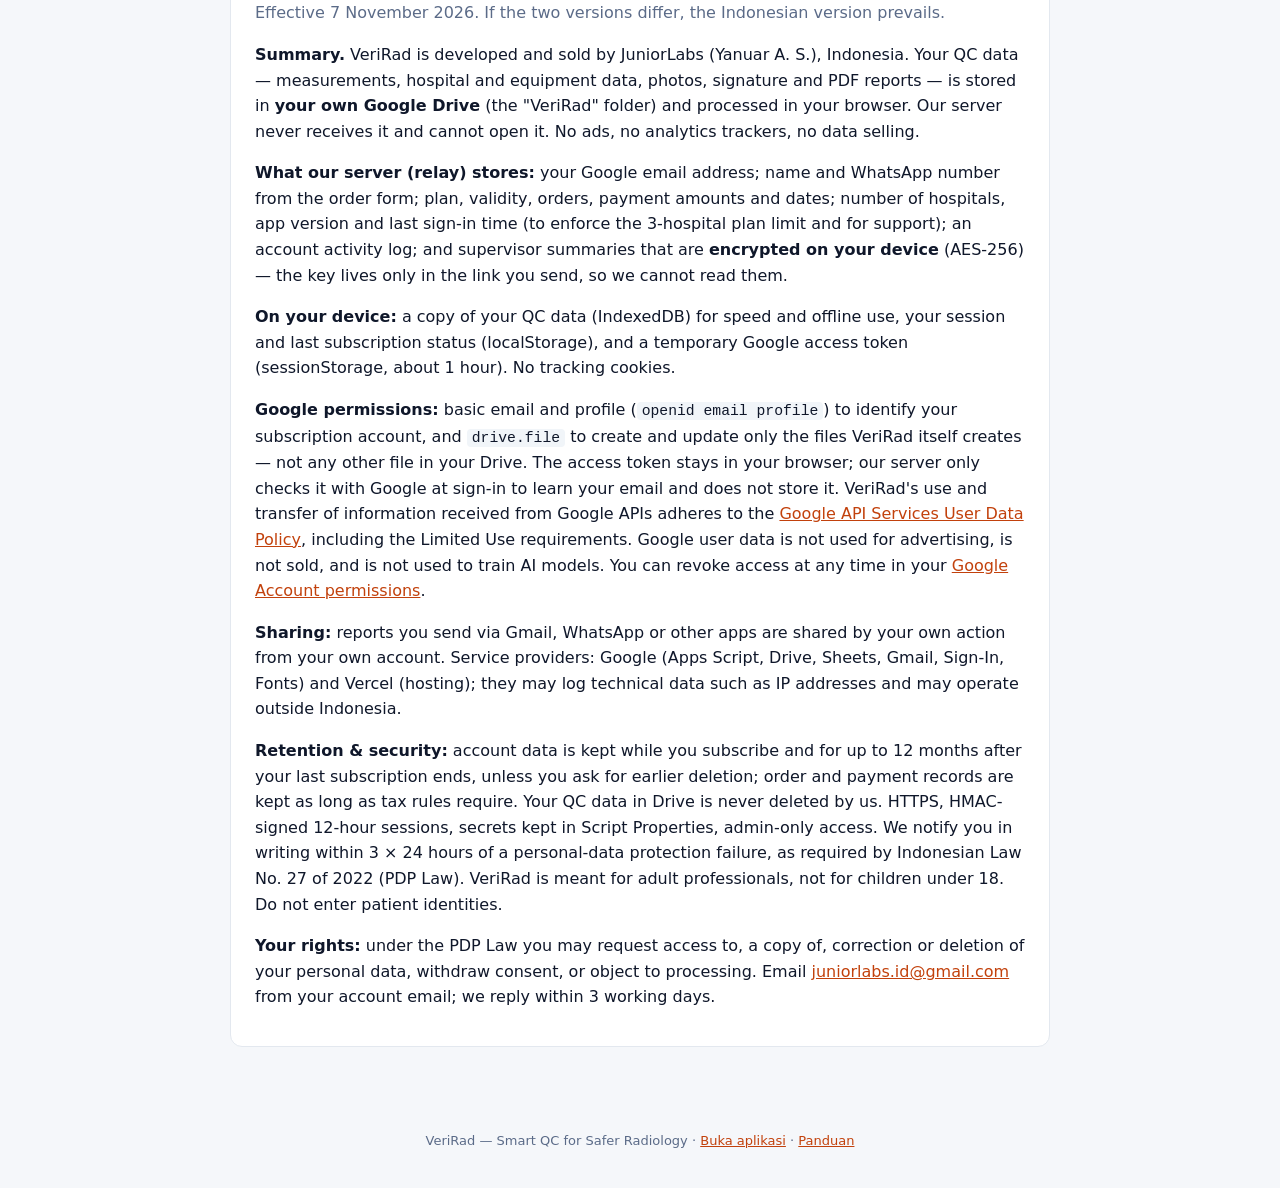
<file: privasi.html>
<!doctype html>
<html lang="id">
<head>
<meta charset="utf-8">
<meta name="viewport" content="width=device-width, initial-scale=1">
<title>Kebijakan Privasi VeriRad</title>
<meta name="description" content="Kebijakan Privasi VeriRad: data apa yang diproses, di mana disimpan, dan hak Anda. Data QC tersimpan di Google Drive Anda sendiri.">
<link rel="icon" href="icons/favicon-32-v3o.png">
<style>
:root { --navy: #0F1E3D; --navy7: #1B2A4A; --orange: #F37021; --wash: #FFF1E8; --text: #0F172A; --muted: #5B6B88; --border: #E3E8EF; --canvas: #F5F7FA;
  --pass: #15803D; --passbg: #DCFCE7; --fail: #B91C1C; --failbg: #FEE2E2; --info: #EFF4FF; --g: #1A73E8; }
* { box-sizing: border-box; }
html { scroll-behavior: smooth; overflow-x: clip; }
body { overflow-x: clip; margin: 0; font-family: Inter, system-ui, -apple-system, "Segoe UI", Roboto, Arial, sans-serif; color: var(--text); background: var(--canvas); line-height: 1.6; font-size: 16px; -webkit-font-smoothing: antialiased; }
a { color: #C2410C; }
header.hero { background: var(--navy); color: #fff; padding: 40px 20px 32px; }
.wrap { max-width: 860px; margin: 0 auto; padding: 0 20px; }
header .wrap { padding: 0; }
.brand { display: flex; align-items: center; gap: 12px; font-weight: 700; font-size: 20px; }
.logo { width: 40px; height: 40px; display: block; }
.logo svg { width: 40px; height: 40px; display: block; }
.brand em.r { font-style: normal; color: #FF8A3D; }
h1 { font-size: 34px; line-height: 1.2; margin: 24px 0 8px; letter-spacing: -.02em; }
h1 em { font-style: normal; color: var(--orange); }
header p { color: #CBD5E1; margin: 0; max-width: 640px; }
.ringkas { display: grid; grid-template-columns: repeat(3, 1fr); gap: 12px; margin-top: 24px; }
.ringkas div { background: rgba(255,255,255,.06); border: 1px solid rgba(255,255,255,.12); border-radius: 10px; padding: 12px 14px; font-size: 14px; color: #CBD5E1; }
.ringkas b { display: block; color: #fff; font-size: 15px; }
nav.toc { background: #fff; border-bottom: 1px solid var(--border); position: sticky; top: 0; z-index: 5; }
nav.toc .wrap { display: flex; gap: 6px; overflow-x: auto; padding: 10px 20px; scrollbar-width: none; }
nav.toc a { white-space: nowrap; text-decoration: none; color: var(--navy7); font-size: 14px; font-weight: 600; padding: 6px 12px; border-radius: 999px; border: 1px solid var(--border); }
nav.toc a:hover { border-color: var(--orange); }
main { padding: 28px 0 64px; }
section.bab { background: #fff; border: 1px solid var(--border); border-radius: 12px; padding: 24px 24px 20px; margin-bottom: 20px; scroll-margin-top: 64px; }
h2 { font-size: 22px; margin: 0 0 4px; display: flex; align-items: center; gap: 12px; }
h2 .no { width: 34px; height: 34px; border-radius: 50%; background: var(--navy7); color: #fff; display: grid; place-items: center; font-size: 16px; flex: none; }
.sub { color: var(--muted); margin: 0 0 16px; }
h3 { font-size: 17px; margin: 22px 0 8px; }
ol.langkah { counter-reset: n; list-style: none; padding: 0; margin: 0; display: flex; flex-direction: column; gap: 14px; }
ol.langkah > li { counter-increment: n; position: relative; padding-left: 44px; }
ol.langkah > li::before { content: counter(n); position: absolute; left: 0; top: 0; width: 30px; height: 30px; border-radius: 50%; background: var(--wash); color: #C2410C; font-weight: 700; display: grid; place-items: center; font-size: 14px; }
.btnlabel { display: inline-block; padding: 0 8px; border-radius: 5px; background: #F1F5F9; border: 1px solid var(--border); font-weight: 600; font-size: 14px; white-space: nowrap; }
.gbtn { background: var(--g); color: #fff; border-color: var(--g); }
.obtn { background: var(--orange); color: #fff; border-color: var(--orange); }
code, .mono { font-family: "JetBrains Mono", ui-monospace, Menlo, Consolas, monospace; font-size: .92em; background: #F1F5F9; padding: 1px 5px; border-radius: 4px; }
.kotak { border-radius: 10px; padding: 14px 16px; margin: 14px 0; display: flex; gap: 12px; align-items: flex-start; }
.kotak svg { width: 22px; height: 22px; flex: none; margin-top: 2px; fill: none; stroke: currentColor; stroke-width: 2; stroke-linecap: round; stroke-linejoin: round; }
.kotak p { margin: 0; }
.tips { background: var(--info); color: var(--navy7); }
.awas { background: var(--wash); color: #7C2D12; }
.aman { background: var(--passbg); color: #14532D; }
.bahaya { background: var(--failbg); color: #7F1D1D; }
table { width: 100%; border-collapse: collapse; font-size: 15px; margin: 8px 0; }
th, td { border-bottom: 1px solid var(--border); text-align: left; padding: 10px 8px; vertical-align: top; }
th { font-size: 13px; color: var(--muted); text-transform: uppercase; letter-spacing: .03em; }
.harga { font-weight: 700; color: var(--navy); white-space: nowrap; }
.dua { display: grid; grid-template-columns: minmax(0, 1fr) 300px; gap: 20px; align-items: start; }

section.bab h2 { font-size: 20px; }
section.bab ul { margin: 6px 0; padding-left: 20px; } section.bab li { margin: 4px 0; }
.meta { color: #CBD5E1; font-size: 14px; margin-top: 10px; }
footer { text-align: center; color: var(--muted); font-size: 13px; padding: 0 20px 40px; }
@media (max-width: 640px) { h1 { font-size: 27px; } section.bab { padding: 18px 16px 14px; } th, td { padding: 8px 6px; font-size: 14px; } .tbl { overflow-x: auto; } .tbl table { min-width: 560px; } }
@media print { nav.toc { display: none; } body { background: #fff; } section.bab { border: 0; padding: 8px 0; } header.hero { -webkit-print-color-adjust: exact; print-color-adjust: exact; } }
</style>
</head>
<body>
<header class="hero"><div class="wrap">
  <div class="brand"><span class="logo"><svg viewBox="0 0 160 160" aria-hidden="true"><rect width="160" height="160" rx="36" fill="#F97316"/><path d="M80 120 L34 46 H126 Z" fill="#FFFFFF" fill-opacity="0.32"/><path d="M34 46 L80 120 L126 46" fill="none" stroke="#0F1B2D" stroke-width="22" stroke-linecap="round" stroke-linejoin="round"/><path d="M30 26 H130" fill="none" stroke="#FFFFFF" stroke-width="15" stroke-linecap="round"/><circle cx="80" cy="120" r="20" fill="#F97316"/><circle cx="80" cy="120" r="14" fill="#FFFFFF"/></svg></span><span>Veri<em class="r">Rad</em></span></div>
  <h1>Kebijakan <em>Privasi</em></h1>
  <p>Bagaimana VeriRad memproses data Anda. Singkatnya: data QC tersimpan di Google Drive Anda sendiri dan tidak pernah dikirim ke kami.</p>
  <p class="meta">Berlaku sejak 7 November 2026 · <a href="#en" style="color:#FF8A3D">English version</a></p>
</div></header>

<nav class="toc"><div class="wrap">
  <a href="#ringkas">Ringkasan</a><a href="#kami">Pengendali data</a><a href="#data">Data yang diproses</a><a href="#google">Izin Google</a><a href="#atasan">Atasan</a>
  <a href="#pihak">Pihak ketiga</a><a href="#simpan">Penyimpanan</a><a href="#hak">Hak Anda</a><a href="#kontak">Kontak</a><a href="#en">English</a>
</div></nav>

<main><div class="wrap">

<section class="bab" id="ringkas">
  <h2>Ringkasan</h2>
  <div class="kotak aman"><svg viewBox="0 0 24 24"><rect x="3" y="11" width="18" height="11" rx="2"/><path d="M7 11V7a5 5 0 0 1 10 0v4"/></svg>
    <p><b>Data QC adalah milik Anda.</b> Hasil pengukuran, data rumah sakit dan alat, foto, tanda tangan, dan laporan PDF disimpan di <b>Google Drive akun Anda</b> (folder <b>VeriRad</b>) dan diolah di browser Anda. Server VeriRad tidak menerima dan tidak bisa membuka data tersebut.</p></div>
  <ul>
    <li>Server VeriRad hanya menyimpan data <b>akun &amp; langganan</b>: email, nama, nomor WhatsApp, paket, masa berlaku, catatan pembayaran, dan statistik pemakaian sederhana.</li>
    <li>Ringkasan untuk atasan <b>dienkripsi di perangkat Anda</b> sebelum dikirim; kami hanya menyimpan sandi acak yang tidak bisa kami buka.</li>
    <li>Tidak ada iklan, pelacak analitik, atau penjualan data.</li>
  </ul>
</section>

<section class="bab" id="kami">
  <h2>Siapa pengendali data</h2>
  <p>VeriRad dikembangkan dan dijual oleh <b>JuniorLabs</b> (Yanuar A. S.), Indonesia — selanjutnya "kami". Untuk data akun &amp; langganan, kami adalah <b>pengendali data pribadi</b> menurut Undang-Undang No. 27 Tahun 2022 tentang Pelindungan Data Pribadi (UU PDP).</p>
  <p>Untuk data QC di Google Drive Anda, <b>Anda</b> (fisikawan medis) adalah pengendalinya. VeriRad hanya alat yang Anda jalankan di browser Anda sendiri.</p>
</section>

<section class="bab" id="data">
  <h2>Data yang diproses</h2>
  <h3>1. Disimpan di server VeriRad (relay, Google Apps Script milik kami)</h3>
  <div class="tbl"><table>
    <tr><th>Data</th><th>Sumber</th><th>Tujuan</th></tr>
    <tr><td>Alamat email Google</td><td>Login Google</td><td>Identitas akun, status langganan, email pemberitahuan</td></tr>
    <tr><td>Nama &amp; nomor WhatsApp</td><td>Form pemesanan</td><td>Konfirmasi pembayaran dan bantuan</td></tr>
    <tr><td>Paket, masa berlaku, pesanan, nominal &amp; tanggal pembayaran</td><td>Pemesanan &amp; konfirmasi admin</td><td>Menjalankan langganan, pembukuan &amp; pajak</td></tr>
    <tr><td>Jumlah rumah sakit, versi aplikasi, waktu terakhir masuk</td><td>Aplikasi saat Anda masuk</td><td>Menegakkan batas paket (maks. 3 RS) dan dukungan teknis</td></tr>
    <tr><td>Catatan aktivitas akun (waktu, jenis aksi)</td><td>Server</td><td>Keamanan dan penelusuran masalah</td></tr>
    <tr><td>Ringkasan untuk atasan — <b>terenkripsi</b></td><td>Browser Anda</td><td>Diteruskan apa adanya ke atasan pemegang tautan</td></tr>
  </table></div>
  <h3>2. Disimpan di Google Drive Anda (bukan di server kami)</h3>
  <p>Profil fisikawan medis (nama, nomor izin, kota, tanda tangan), data rumah sakit (nama, alamat, logo, penandatangan, email atasan), data alat dan fotonya, hasil QC dan lampiran, nama &amp; email atasan, serta arsip laporan PDF. VeriRad membaca dan menulis berkas ini langsung dari browser Anda.</p>
  <div class="kotak awas"><svg viewBox="0 0 24 24"><circle cx="12" cy="12" r="10"/><path d="M12 8v4M12 16h.01"/></svg>
    <p>VeriRad dirancang untuk data alat, <b>bukan data pasien</b>. Jangan memasukkan identitas pasien ke catatan atau foto lampiran.</p></div>
  <h3>3. Disimpan di perangkat Anda</h3>
  <p>Salinan data QC (IndexedDB) agar aplikasi cepat dan bisa dipakai offline, sesi masuk dan status langganan terakhir (localStorage), serta token akses Google sementara (sessionStorage, ±1 jam). VeriRad tidak memakai cookie pelacak. Salinan ini terhapus bila Anda memilih <b>Keluar &amp; hapus salinan</b> atau menghapus data situs di browser.</p>
  <h3>4. Yang tidak kami kumpulkan</h3>
  <p>Kami tidak menyimpan kata sandi Google, isi Google Drive Anda, hasil QC, foto, laporan, maupun lokasi Anda.</p>
</section>

<section class="bab" id="google">
  <h2>Izin Google yang diminta</h2>
  <ul>
    <li><b>Email &amp; profil dasar</b> (<span class="mono">openid</span>, <span class="mono">email</span>, <span class="mono">profile</span>) — untuk mengenali akun langganan Anda dan menampilkan nama Anda di aplikasi.</li>
    <li><b>Berkas Google Drive tertentu yang Anda gunakan dengan aplikasi ini</b> (<span class="mono">drive.file</span>) — untuk membuat dan memperbarui folder VeriRad, database spreadsheet, berkas lampiran, dan laporan PDF. Izin ini <b>tidak</b> memberi akses ke berkas lain di Drive Anda.</li>
  </ul>
  <p>Token akses Google tetap berada di browser Anda. Server VeriRad hanya memeriksa keabsahannya ke Google saat Anda masuk untuk mengetahui alamat email Anda, lalu tidak menyimpannya.</p>
  <p>Penggunaan dan pemindahan informasi yang diterima dari Google API oleh VeriRad mematuhi <a href="https://developers.google.com/terms/api-services-user-data-policy" target="_blank" rel="noopener">Google API Services User Data Policy</a>, termasuk persyaratan <i>Limited Use</i>. Data dari Google tidak dipakai untuk iklan, tidak dijual, dan tidak dipakai untuk melatih model AI.</p>
  <p>Anda dapat mencabut izin kapan saja di <a href="https://myaccount.google.com/permissions" target="_blank" rel="noopener">Akun Google → Keamanan → Aplikasi pihak ketiga</a>. Data di Drive Anda tetap ada.</p>
</section>

<section class="bab" id="atasan">
  <h2>Atasan dan berbagi laporan</h2>
  <ul>
    <li>Saat Anda menautkan atasan, aplikasi membuat ringkasan Dasbor &amp; Riwayat untuk RS yang Anda pilih, <b>mengenkripsinya (AES-256) di perangkat Anda</b>, lalu menyimpannya di server kami. Kuncinya hanya ada di tautan yang Anda kirim sehingga kami tidak dapat membacanya.</li>
    <li>Di perangkat atasan, kunci tautan dibungkus PIN yang dibuat atasan dan tidak dikirim ke mana pun.</li>
    <li>Ringkasan dihapus dari server saat atasan dinonaktifkan/dihapus atau tautannya diganti. Akses berhenti bila akun Anda dinonaktifkan.</li>
    <li>Laporan PDF yang Anda kirim lewat Gmail, WhatsApp, atau aplikasi lain dibagikan <b>atas tindakan Anda sendiri</b> dari akun Anda. Bila Anda mengizinkan "siapa saja yang memegang tautan", setiap pemegang tautan dapat membuka PDF tersebut sampai Anda mencabutnya di Google Drive.</li>
  </ul>
</section>

<section class="bab" id="pihak">
  <h2>Pihak ketiga</h2>
  <div class="tbl"><table>
    <tr><th>Penyedia</th><th>Peran</th></tr>
    <tr><td>Google (Apps Script, Drive, Sheets, Gmail, Google Sign-In, Google Fonts)</td><td>Infrastruktur server VeriRad, penyimpanan data Anda, login, pengiriman email pemberitahuan, dan huruf tampilan. Google dapat mencatat data teknis seperti alamat IP sesuai <a href="https://policies.google.com/privacy" target="_blank" rel="noopener">kebijakan privasinya</a>.</td></tr>
    <tr><td>Vercel</td><td>Hosting halaman aplikasi; dapat mencatat log akses teknis (alamat IP, jenis browser) untuk operasional dan keamanan.</td></tr>
    <tr><td>WhatsApp / aplikasi lain pilihan Anda</td><td>Hanya bila Anda sendiri mengirim bukti pembayaran, tautan atasan, atau laporan lewat aplikasi itu.</td></tr>
  </table></div>
  <p>Server Google dan Vercel dapat berada di luar Indonesia. Kami tidak menjual, menyewakan, atau membagikan data pribadi Anda kepada pihak lain untuk pemasaran.</p>
</section>

<section class="bab" id="simpan">
  <h2>Penyimpanan, keamanan, dan insiden</h2>
  <ul>
    <li><b>Masa simpan:</b> data akun disimpan selama Anda berlangganan dan paling lama 12 bulan setelah langganan terakhir berakhir, kecuali Anda meminta penghapusan lebih cepat. Catatan pesanan dan pembayaran disimpan selama diwajibkan peraturan perpajakan.</li>
    <li>Saat langganan berakhir, data QC di Drive Anda <b>tidak dihapus</b>; aplikasi menjadi baca saja.</li>
    <li><b>Keamanan:</b> koneksi terenkripsi (HTTPS), sesi bertanda tangan HMAC berlaku 12 jam, rahasia server disimpan di Properti Skrip (bukan di kode), akses data akun hanya untuk admin, dan ringkasan atasan terenkripsi ujung ke ujung.</li>
    <li><b>Insiden:</b> bila terjadi kegagalan pelindungan data pribadi yang kami kelola, kami memberi tahu Anda secara tertulis paling lambat 3 × 24 jam sesuai UU PDP.</li>
    <li>VeriRad ditujukan untuk tenaga profesional dewasa dan tidak ditujukan bagi anak di bawah 18 tahun.</li>
  </ul>
</section>

<section class="bab" id="hak">
  <h2>Hak Anda</h2>
  <p>Sesuai UU PDP, Anda berhak meminta informasi dan salinan data pribadi Anda, memperbaiki data yang keliru, menghapus data, menarik persetujuan, dan mengajukan keberatan atas pemrosesan. Kirim permintaan ke kontak di bawah dari email akun Anda; kami tanggapi dalam 3 hari kerja.</p>
  <ul>
    <li>Data QC Anda dapat Anda lihat, ekspor (CSV/PDF), atau hapus sendiri kapan saja di Google Drive Anda.</li>
    <li>Menghapus akun langganan tidak menghapus folder VeriRad di Drive Anda; hapus sendiri bila tidak diperlukan lagi.</li>
  </ul>
</section>

<section class="bab" id="ubah">
  <h2>Perubahan kebijakan</h2>
  <p>Kebijakan ini dapat diperbarui mengikuti perubahan fitur atau peraturan. Tanggal berlaku di bagian atas akan diubah, dan perubahan penting kami umumkan lewat email atau di dalam aplikasi.</p>
</section>

<section class="bab" id="kontak">
  <h2>Kontak</h2>
  <p><b>JuniorLabs — VeriRad</b><br>Email: <a href="mailto:juniorlabs.id@gmail.com">juniorlabs.id@gmail.com</a><br>WhatsApp: <a href="https://wa.me/628561254689" target="_blank" rel="noopener">0856-1254-689</a></p>
</section>

<section class="bab" id="en" lang="en">
  <h2>Privacy Policy — English version</h2>
  <p class="sub">Effective 7 November 2026. If the two versions differ, the Indonesian version prevails.</p>
  <p><b>Summary.</b> VeriRad is developed and sold by JuniorLabs (Yanuar A. S.), Indonesia. Your QC data — measurements, hospital and equipment data, photos, signature and PDF reports — is stored in <b>your own Google Drive</b> (the "VeriRad" folder) and processed in your browser. Our server never receives it and cannot open it. No ads, no analytics trackers, no data selling.</p>
  <p><b>What our server (relay) stores:</b> your Google email address; name and WhatsApp number from the order form; plan, validity, orders, payment amounts and dates; number of hospitals, app version and last sign-in time (to enforce the 3-hospital plan limit and for support); an account activity log; and supervisor summaries that are <b>encrypted on your device</b> (AES-256) — the key lives only in the link you send, so we cannot read them.</p>
  <p><b>On your device:</b> a copy of your QC data (IndexedDB) for speed and offline use, your session and last subscription status (localStorage), and a temporary Google access token (sessionStorage, about 1 hour). No tracking cookies.</p>
  <p><b>Google permissions:</b> basic email and profile (<span class="mono">openid email profile</span>) to identify your subscription account, and <span class="mono">drive.file</span> to create and update only the files VeriRad itself creates — not any other file in your Drive. The access token stays in your browser; our server only checks it with Google at sign-in to learn your email and does not store it. VeriRad's use and transfer of information received from Google APIs adheres to the <a href="https://developers.google.com/terms/api-services-user-data-policy" target="_blank" rel="noopener">Google API Services User Data Policy</a>, including the Limited Use requirements. Google user data is not used for advertising, is not sold, and is not used to train AI models. You can revoke access at any time in your <a href="https://myaccount.google.com/permissions" target="_blank" rel="noopener">Google Account permissions</a>.</p>
  <p><b>Sharing:</b> reports you send via Gmail, WhatsApp or other apps are shared by your own action from your own account. Service providers: Google (Apps Script, Drive, Sheets, Gmail, Sign-In, Fonts) and Vercel (hosting); they may log technical data such as IP addresses and may operate outside Indonesia.</p>
  <p><b>Retention &amp; security:</b> account data is kept while you subscribe and for up to 12 months after your last subscription ends, unless you ask for earlier deletion; order and payment records are kept as long as tax rules require. Your QC data in Drive is never deleted by us. HTTPS, HMAC-signed 12-hour sessions, secrets kept in Script Properties, admin-only access. We notify you in writing within 3 × 24 hours of a personal-data protection failure, as required by Indonesian Law No. 27 of 2022 (PDP Law). VeriRad is meant for adult professionals, not for children under 18. Do not enter patient identities.</p>
  <p><b>Your rights:</b> under the PDP Law you may request access to, a copy of, correction or deletion of your personal data, withdraw consent, or object to processing. Email <a href="mailto:juniorlabs.id@gmail.com">juniorlabs.id@gmail.com</a> from your account email; we reply within 3 working days.</p>
</section>

</div></main>
<footer>VeriRad — Smart QC for Safer Radiology · <a href="./">Buka aplikasi</a> · <a href="panduan.html">Panduan</a></footer>
</body>
</html>
</file>
<file: css/style.css>
/* =====================================================================
 * VeriRad — Clinical Precision & Diagnostic Assurance (DESIGN.md)
 * Navy #0F1E3D · Orange #F37021 · Putih · status klinis hijau/merah
 * ===================================================================== */
:root {
  --navy-900: #0F1E3D; --navy-800: #16284D; --navy-700: #1B2A4A; --navy-500: #4F5E81;
  --orange: #F37021; --orange-hover: #D95F14; --orange-text: #C2410C; --orange-wash: #FFF1E8;
  --canvas: #F5F7FA; --surface: #FFFFFF; --border: #E3E8EF; --border-strong: #CBD5E1;
  --text: #0F172A; --muted: #64748B; --faint: #94A3B8; --head: #F8FAFC;
  --pass-bg: #DCFCE7; --pass: #15803D; --fail-bg: #FEE2E2; --fail: #B91C1C;
  --pend-bg: #F1F5F9; --pend: #475569; --na: #64748B;
  --info-bg: #EFF4FF; --info: #1B2A4A;
  --r-sm: 4px; --r-md: 6px; --r-lg: 8px;
  --sh-1: 0 1px 3px 0 rgba(15, 23, 42, .03), 0 1px 2px -1px rgba(15, 23, 42, .03);
  --sh-2: 0 10px 15px -3px rgba(15, 30, 61, .08), 0 4px 6px -4px rgba(15, 30, 61, .04);
  --sh-3: 0 20px 25px -5px rgba(15, 30, 61, .15), 0 8px 10px -6px rgba(15, 30, 61, .08);
  --sans: 'Inter', system-ui, -apple-system, 'Segoe UI', Roboto, sans-serif;
  --mono: 'JetBrains Mono', ui-monospace, 'SFMono-Regular', Menlo, Consolas, monospace;
  --sidebar: 256px; --topbar: 64px;
}
*, *::before, *::after { box-sizing: border-box; }
html, body { margin: 0; height: 100%; }
body { font-family: var(--sans); font-size: 14px; line-height: 20px; color: var(--text); background: var(--canvas); -webkit-font-smoothing: antialiased; font-feature-settings: 'tnum' 1; }
button, input, select, textarea { font: inherit; color: inherit; }
a { color: var(--orange-text); text-decoration: none; }
a:hover { text-decoration: underline; }
h1, h2, h3, h4 { margin: 0; color: var(--navy-700); }
h1 { font-size: 24px; line-height: 32px; font-weight: 700; letter-spacing: -.015em; }
h2 { font-size: 18px; line-height: 26px; font-weight: 600; letter-spacing: -.01em; }
h3 { font-size: 16px; line-height: 24px; font-weight: 600; }
.mono { font-family: var(--mono); }
.muted { color: var(--muted); }
.small { font-size: 12px; line-height: 18px; }
.hidden { display: none !important; }
.sr-only { position: absolute; width: 1px; height: 1px; overflow: hidden; clip: rect(0 0 0 0); white-space: nowrap; }
svg.i { width: 18px; height: 18px; flex: none; vertical-align: middle; }
:focus-visible { outline: 2px solid var(--orange); outline-offset: 2px; }

/* ---------- Tombol ---------- */
.btn { display: inline-flex; align-items: center; justify-content: center; gap: 8px; height: 38px; padding: 0 14px; border-radius: var(--r-sm);
  border: 1px solid var(--border); background: var(--surface); color: var(--navy-700); font-weight: 600; font-size: 14px; cursor: pointer; white-space: nowrap; transition: background .15s, border-color .15s; }
.btn:hover { background: var(--canvas); border-color: var(--border-strong); text-decoration: none; }
.btn:disabled { opacity: .5; cursor: not-allowed; }
.btn-primary { background: var(--orange); border-color: var(--orange); color: #fff; }
.btn-primary:hover { background: var(--orange-hover); border-color: var(--orange-hover); }
.btn-danger { color: var(--fail); border-color: var(--fail-bg); }
.btn-danger:hover { background: var(--fail-bg); border-color: #FCA5A5; }
.btn-ghost { border-color: transparent; background: transparent; }
.btn-ghost:hover { background: var(--canvas); border-color: transparent; }
.btn-dashed { border-style: dashed; border-color: var(--orange); color: var(--orange-text); background: transparent; }
.btn-dashed:hover { background: var(--orange-wash); }
.btn-sm { height: 30px; padding: 0 10px; font-size: 13px; }
.btn-icon { width: 38px; padding: 0; }
.btn-sm.btn-icon { width: 30px; }
.btn-block { width: 100%; }
.btn-on-dark { background: transparent; color: #fff; border-color: rgba(255, 255, 255, .35); }
.btn-on-dark:hover { background: rgba(255, 255, 255, .08); border-color: #fff; }
.spin { animation: spin 1s linear infinite; }
@keyframes spin { to { transform: rotate(360deg); } }

/* ---------- Form ---------- */
.field { display: flex; flex-direction: column; gap: 6px; min-width: 0; }
.field > label, .lbl { font-size: 12px; line-height: 16px; font-weight: 500; color: var(--muted); }
.field .req { color: var(--fail); }
.input, select.input, textarea.input { height: 38px; width: 100%; padding: 8px 12px; border: 1px solid var(--border); border-radius: var(--r-sm); background: var(--surface); font-size: 14px; }
textarea.input { height: auto; min-height: 96px; resize: vertical; line-height: 20px; }
.input::placeholder { color: var(--faint); }
.input:focus { outline: none; border-color: var(--orange); box-shadow: 0 0 0 1px var(--orange); }
.input[readonly] { background: var(--head); }
.input.is-error { border-color: var(--fail); box-shadow: 0 0 0 1px var(--fail); }
.err-msg { color: var(--fail); font-size: 12px; line-height: 16px; display: flex; gap: 4px; align-items: center; }
.hint { font-size: 12px; color: var(--muted); line-height: 16px; }
.grid-2 { display: grid; grid-template-columns: 1fr 1fr; gap: 16px; }
.grid-3 { display: grid; grid-template-columns: repeat(3, 1fr); gap: 16px; }
.span-2 { grid-column: span 2; }
.check { display: flex; align-items: flex-start; gap: 10px; cursor: pointer; font-size: 14px; }
.check input { width: 16px; height: 16px; margin: 2px 0 0; accent-color: var(--orange); flex: none; }
.measure { display: flex; align-items: stretch; }
.measure .input { border-radius: var(--r-sm) 0 0 var(--r-sm); text-align: right; font-family: var(--mono); }
.measure .unit { display: flex; align-items: center; padding: 0 10px; border: 1px solid var(--border); border-left: 0; border-radius: 0 var(--r-sm) var(--r-sm) 0; background: var(--head);
  font-family: var(--mono); font-size: 12px; color: var(--muted); min-width: 44px; justify-content: center; }
.measure.auto .input { background: var(--info-bg); border-color: #D3E4FE; color: var(--navy-700); font-weight: 600; }
.seg { display: inline-flex; border: 1px solid var(--border); border-radius: var(--r-sm); overflow: hidden; flex-wrap: wrap; }
.seg button { border: 0; background: var(--surface); padding: 8px 12px; cursor: pointer; font-size: 13px; font-weight: 500; border-right: 1px solid var(--border); }
.seg button:last-child { border-right: 0; }
.seg button[aria-pressed="true"] { background: var(--navy-700); color: #fff; }
.switch { position: relative; display: inline-flex; align-items: center; gap: 8px; cursor: pointer; font-size: 12px; color: var(--muted); user-select: none; }
.switch input { position: absolute; opacity: 0; }
.switch .trk { width: 32px; height: 18px; border-radius: 9px; background: var(--border-strong); position: relative; transition: background .15s; flex: none; }
.switch .trk::after { content: ''; position: absolute; top: 2px; left: 2px; width: 14px; height: 14px; border-radius: 50%; background: #fff; transition: left .15s; }
.switch input:checked + .trk { background: var(--orange); }
.switch input:checked + .trk::after { left: 16px; }
.switch input:focus-visible + .trk { outline: 2px solid var(--orange); outline-offset: 2px; }

/* ---------- Badge status ---------- */
.badge { display: inline-flex; align-items: center; gap: 4px; padding: 2px 8px; border-radius: 9999px; font-family: var(--mono); font-size: 11px; line-height: 16px; font-weight: 600;
  letter-spacing: .02em; text-transform: uppercase; white-space: nowrap; border: 1px solid transparent; }
.badge::before { font-size: 8px; }
.b-lulus { background: var(--pass-bg); color: var(--pass); }
.b-lulus::before { content: '●'; }
.b-gagal { background: var(--fail-bg); color: var(--fail); }
.b-gagal::before { content: '■'; }
.b-belum { background: var(--pend-bg); color: var(--pend); border: 1px dashed #94A3B8; }
.b-belum::before { content: '○'; }
.b-na { background: transparent; color: var(--na); border: 1px dotted var(--border-strong); }
.b-na::before { content: '◇'; }
.b-draf { background: var(--orange-wash); color: var(--orange-text); }
.b-draf::before { content: '✎'; }
.b-info { background: var(--info-bg); color: var(--info); }
.b-info::before { content: ''; }
.b-none { color: var(--faint); font-family: var(--mono); font-size: 12px; }
.tag { display: inline-flex; align-items: center; padding: 1px 8px; border-radius: var(--r-sm); background: var(--navy-700); color: #fff; font-family: var(--mono); font-size: 12px; font-weight: 600; }
.tag-soft { background: var(--canvas); color: var(--navy-700); border: 1px solid var(--border); }
.chip { display: inline-flex; align-items: center; gap: 6px; height: 30px; padding: 0 12px; border-radius: 9999px; border: 1px solid var(--border); background: var(--surface);
  font-size: 13px; font-weight: 500; cursor: pointer; color: var(--navy-700); }
.chip[aria-pressed="true"] { background: var(--orange); border-color: var(--orange); color: #fff; }
.chip .n { font-family: var(--mono); font-size: 11px; opacity: .8; }

/* ---------- Kartu ---------- */
.card { background: var(--surface); border: 1px solid var(--border); border-radius: var(--r-lg); box-shadow: var(--sh-1); }
.card-h { display: flex; align-items: center; justify-content: space-between; gap: 12px; padding: 16px 20px; border-bottom: 1px solid var(--border); flex-wrap: wrap; }
.card-h h2, .card-h h3 { display: flex; align-items: center; gap: 8px; }
.card-b { padding: 20px; }
.card-f { padding: 12px 20px; border-top: 1px solid var(--border); display: flex; gap: 8px; justify-content: flex-end; flex-wrap: wrap; }
.card-dark { background: var(--navy-900); border-color: var(--navy-900); color: #fff; }
.card-dark h2, .card-dark h3 { color: #fff; }
.card-dark .muted { color: #94A3B8; }
.kpi { padding: 16px; display: flex; flex-direction: column; gap: 6px; position: relative; }
.kpi .ico { position: absolute; top: 16px; right: 16px; width: 36px; height: 36px; border-radius: var(--r-md); background: var(--orange-wash); color: var(--orange); display: grid; place-items: center; }
.kpi .lbl { font-size: 12px; font-weight: 500; color: var(--muted); text-transform: uppercase; letter-spacing: .04em; padding-right: 44px; line-height: 1.35; overflow-wrap: anywhere; }
.kpi .val { font-family: var(--mono); font-size: 28px; line-height: 36px; font-weight: 700; color: var(--navy-700); letter-spacing: -.03em; }
.kpi .val small { font-size: 16px; color: var(--muted); font-weight: 500; }
.kpi .sub { font-size: 12px; color: var(--muted); display: flex; align-items: center; gap: 6px; }
.kpi.is-fail { border-top: 3px solid var(--fail); }
.kpi.is-fail .ico { background: var(--fail-bg); color: var(--fail); }
.kpi.is-fail .val { color: var(--fail); }
.banner { display: flex; align-items: center; gap: 12px; padding: 12px 16px; border-radius: var(--r-lg); border: 1px solid var(--border); background: var(--surface); flex-wrap: wrap; }
.banner .t { flex: 1; min-width: 200px; }
.banner-dark { background: var(--navy-900); border-color: var(--navy-900); color: #fff; }
.banner-dark .muted { color: #94A3B8; }
.banner-warn { background: var(--orange-wash); border-color: #FED7AA; }
.banner-fail { background: #FEF2F2; border-color: #FECACA; }
.banner-info { background: var(--info-bg); border-color: #D3E4FE; }
.empty { text-align: center; padding: 40px 20px; color: var(--muted); }
.empty svg.art { width: 120px; height: 80px; color: var(--border-strong); margin-bottom: 12px; }
.empty h3 { margin-bottom: 4px; }
.empty p { margin: 0 0 16px; }

/* ---------- Tabel ---------- */
.tbl-wrap { overflow-x: auto; -webkit-overflow-scrolling: touch; }
table.tbl { width: 100%; border-collapse: collapse; }
.tbl th { background: var(--head); border-bottom: 1px solid var(--border); text-align: left; font-size: 12px; font-weight: 600; color: var(--muted); text-transform: uppercase;
  letter-spacing: .05em; padding: 10px 12px; white-space: nowrap; }
.tbl td { border-bottom: 1px solid var(--border); padding: 10px 12px; vertical-align: middle; font-size: 14px; }
.tbl td.num, .tbl td.m { font-family: var(--mono); font-size: 13px; }
.tbl td.num { text-align: right; }
.tbl td.c, .tbl th.c { text-align: center; }
.tbl tbody tr { transition: background .15s ease-in-out; }
.tbl tbody tr:hover { background: var(--head); }
.tbl tr.is-fail td:first-child { box-shadow: inset 3px 0 0 var(--fail); }
.tbl tr.is-fail { background: #FFFBFB; }
.tbl tr.is-sel { background: var(--orange-wash); }
.tbl .sub { display: block; font-size: 12px; color: var(--muted); line-height: 16px; }
.tbl-foot { display: flex; justify-content: space-between; align-items: center; padding: 10px 16px; color: var(--muted); font-size: 12px; gap: 8px; flex-wrap: wrap; }

/* ---------- Layout aplikasi ---------- */
#app { min-height: 100%; }
.shell { display: grid; grid-template-columns: var(--sidebar) 1fr; min-height: 100vh; }
.sidebar { background: var(--navy-900); color: #fff; display: flex; flex-direction: column; position: sticky; top: 0; height: 100vh; height: 100dvh; overflow: hidden; z-index: 40; }
.brand { display: flex; align-items: center; gap: 10px; padding: 18px 20px; border-bottom: 1px solid rgba(255, 255, 255, .08); }
.brand .logo { width: 36px; height: 36px; flex: none; display: block; }
.brand .logo svg { width: 100%; height: 100%; display: block; }
.brand b em { font-style: normal; color: #FF8A3D; }
.brand b { font-size: 18px; letter-spacing: -.01em; display: block; line-height: 20px; }
.brand span { font-size: 10px; color: #94A3B8; letter-spacing: .08em; text-transform: uppercase; font-family: var(--mono); }
.nav { padding: 12px 10px; display: flex; flex-direction: column; gap: 2px; flex: 1 1 auto; min-height: 0; overflow-y: auto; overscroll-behavior: contain; scrollbar-width: thin; scrollbar-color: rgba(255,255,255,.15) transparent; }
.brand, .side-foot { flex: none; }
.nav .grp { font-family: var(--mono); font-size: 10px; letter-spacing: .1em; color: #64748B; padding: 12px 14px 6px; text-transform: uppercase; }
.nav a { display: flex; align-items: center; gap: 12px; padding: 10px 14px; border-radius: var(--r-sm); color: #94A3B8; font-weight: 500; text-decoration: none; position: relative; }
.nav a:hover { background: rgba(255, 255, 255, .05); color: #fff; }
.nav a[aria-current="page"] { background: rgba(243, 112, 33, .12); color: #fff; }
.nav a[aria-current="page"]::before { content: ''; position: absolute; left: 0; top: 6px; bottom: 6px; width: 3px; border-radius: 2px; background: var(--orange); }
.nav a[aria-current="page"] svg { color: var(--orange); }
.nav .cnt { margin-left: auto; min-width: 20px; height: 20px; border-radius: 10px; background: var(--orange); color: #fff; font-family: var(--mono); font-size: 11px; display: grid; place-items: center; padding: 0 6px; }
.side-foot { padding: 12px; border-top: 1px solid rgba(255, 255, 255, .08); }
.side-card { border: 1px solid rgba(255, 255, 255, .1); border-radius: var(--r-lg); padding: 12px; font-size: 12px; color: #CBD5E1; background: var(--navy-800); margin-bottom: 10px; }
.side-card b { color: #fff; display: flex; align-items: center; gap: 6px; font-size: 12px; margin-bottom: 4px; }
.user-box { display: flex; align-items: center; gap: 10px; padding: 8px; border-radius: var(--r-lg); }
.avatar { width: 36px; height: 36px; border-radius: 50%; background: var(--orange); color: #fff; display: grid; place-items: center; font-weight: 700; font-size: 13px; flex: none; overflow: hidden; }
.avatar img { width: 100%; height: 100%; object-fit: cover; }
.user-box .nm { font-weight: 600; font-size: 13px; color: #fff; line-height: 16px; overflow: hidden; text-overflow: ellipsis; white-space: nowrap; }
.user-box .rl { font-size: 11px; color: #94A3B8; }
.main { min-width: 0; display: flex; flex-direction: column; }
.topbar { height: var(--topbar); background: var(--surface); border-bottom: 1px solid var(--border); display: flex; align-items: center; gap: 12px; padding: 0 24px; position: sticky; top: 0; z-index: 30; }
.topbar .crumb { display: flex; align-items: center; gap: 6px; font-size: 13px; color: var(--muted); min-width: 0; }
.topbar .crumb b { color: var(--navy-700); font-weight: 600; white-space: nowrap; overflow: hidden; text-overflow: ellipsis; }
.topbar .sp { flex: 1; }
.topbar select.input { width: auto; height: 34px; font-size: 13px; padding: 4px 10px; }
.pill { display: inline-flex; align-items: center; gap: 6px; height: 30px; padding: 0 12px; border-radius: 9999px; background: var(--canvas); border: 1px solid var(--border); font-size: 12px; color: var(--muted); white-space: nowrap; }
.pill .dot { width: 8px; height: 8px; border-radius: 50%; background: var(--pass); }
.pill.off .dot { background: var(--fail); }
.pill.wait .dot { background: var(--orange); }
.burger { display: none; }
.content { padding: 24px; display: flex; flex-direction: column; gap: 20px; max-width: 1480px; width: 100%; }
.page-h { display: flex; align-items: flex-end; justify-content: space-between; gap: 16px; flex-wrap: wrap; }
.page-h p { margin: 4px 0 0; color: var(--muted); }
.page-h .act { display: flex; gap: 8px; flex-wrap: wrap; }
.row { display: grid; gap: 20px; }
.r-kpi { grid-template-columns: repeat(4, minmax(0, 1fr)); }
.r-2-1 { grid-template-columns: minmax(0, 2fr) minmax(0, 1fr); }
.r-1-2 { grid-template-columns: minmax(280px, 1fr) minmax(0, 2fr); }
.r-1-1 { grid-template-columns: minmax(0, 1fr) minmax(0, 1fr); }
.r-3 { grid-template-columns: minmax(0, 1.6fr) minmax(0, 1fr) minmax(0, 1fr); }
.stack { display: flex; flex-direction: column; gap: 16px; }
.hstack { display: flex; align-items: center; gap: 8px; flex-wrap: wrap; }
.between { justify-content: space-between; }
.filters { display: flex; gap: 10px; flex-wrap: wrap; align-items: flex-end; }
.filters .field { min-width: 160px; }
.list { display: flex; flex-direction: column; }
.list-item { display: flex; gap: 12px; padding: 12px 20px; border-bottom: 1px solid var(--border); align-items: flex-start; }
.list-item:last-child { border-bottom: 0; }
.list-item .grow { flex: 1; min-width: 0; }
.list-item .tm { font-family: var(--mono); font-size: 11px; color: var(--muted); white-space: nowrap; }
.legend { display: flex; flex-direction: column; gap: 8px; }
.legend .li { display: flex; align-items: center; gap: 10px; font-size: 13px; }
.legend .sw { width: 10px; height: 10px; border-radius: 2px; flex: none; }
.legend .li b { margin-left: auto; font-family: var(--mono); }
.progress { height: 6px; border-radius: 3px; background: rgba(255, 255, 255, .15); overflow: hidden; }
.progress > i { display: block; height: 100%; background: var(--orange); border-radius: 3px; }
.progress.light { background: var(--border); }
.strip { display: grid; grid-template-columns: repeat(4, 1fr); }
.strip > div { display: flex; gap: 12px; padding: 16px 20px; border-right: 1px solid var(--border); }
.strip > div:last-child { border-right: 0; }
.strip .ico { width: 40px; height: 40px; border-radius: var(--r-md); border: 1px solid var(--border); display: grid; place-items: center; color: var(--orange); flex: none; }
.strip b { display: block; font-size: 13px; color: var(--navy-700); }
.strip span { font-size: 12px; color: var(--muted); line-height: 16px; }

/* ---------- Input QC ---------- */
.stepper { display: flex; gap: 8px; flex-wrap: wrap; }
.stepper .st { display: flex; align-items: center; gap: 10px; padding: 8px 14px; border-radius: var(--r-sm); border: 1px solid var(--border); background: var(--surface); font-size: 13px; color: var(--muted); }
.stepper .st b { width: 22px; height: 22px; border-radius: 50%; display: grid; place-items: center; background: var(--canvas); font-family: var(--mono); font-size: 11px; color: var(--muted); }
.stepper .st.on { border-color: var(--navy-700); background: var(--navy-700); color: #fff; }
.stepper .st.on b { background: var(--orange); color: #fff; }
.stepper .st.done b { background: var(--pass); color: #fff; }
.rs-cards { display: grid; grid-template-columns: repeat(auto-fill, minmax(240px, 1fr)); gap: 12px; }
.rs-card { text-align: left; padding: 14px 16px; border: 1px solid var(--border); border-radius: var(--r-lg); background: var(--surface); cursor: pointer; display: flex; flex-direction: column; gap: 8px; }
.rs-card:hover { border-color: var(--border-strong); }
.rs-card[aria-pressed="true"] { border: 2px solid var(--orange); padding: 13px 15px; box-shadow: var(--sh-2); }
.rs-card .nm { font-weight: 600; color: var(--navy-700); }
.dev-grid { display: grid; grid-template-columns: repeat(auto-fill, minmax(290px, 1fr)); gap: 16px; }
.dev { display: flex; flex-direction: column; }
.dev .hd { display: flex; align-items: center; gap: 8px; padding: 14px 16px 0; flex-wrap: wrap; }
.dev .hd .sp { flex: 1; }
.dev .bd { padding: 10px 16px 14px; flex: 1; }
.dev .bd h3 { margin-bottom: 2px; }
.kv { display: grid; grid-template-columns: auto 1fr; gap: 4px 12px; margin-top: 10px; padding: 10px 12px; background: var(--head); border: 1px solid var(--border); border-radius: var(--r-sm); font-size: 12px; }
.kv dt { color: var(--muted); }
.kv dd { margin: 0; text-align: right; font-family: var(--mono); color: var(--text); overflow: hidden; text-overflow: ellipsis; white-space: nowrap; }
.dev .ft { display: flex; justify-content: space-between; align-items: center; gap: 8px; padding: 10px 16px; border-top: 1px solid var(--border); background: var(--head); border-radius: 0 0 var(--r-lg) var(--r-lg); }
.dev.is-draft { border: 2px solid var(--orange); }
.dev.is-fail { border-top: 3px solid var(--fail); }
.dev.add { border: 1px dashed var(--border-strong); background: transparent; box-shadow: none; align-items: center; justify-content: center; text-align: center; padding: 24px; gap: 8px; color: var(--muted); min-height: 220px; }
.cats { display: flex; gap: 4px; margin-top: 8px; }
.cats i { font-style: normal; font-family: var(--mono); font-size: 10px; width: 22px; height: 22px; border-radius: 4px; display: grid; place-items: center; background: var(--pend-bg); color: var(--pend); }
.cats i.lulus { background: var(--pass-bg); color: var(--pass); }
.cats i.gagal { background: var(--fail-bg); color: var(--fail); }
.cats i.na { background: transparent; border: 1px dotted var(--border-strong); color: var(--na); }
.cats i.none { opacity: .35; }
.qc-head { display: flex; flex-wrap: wrap; gap: 16px; justify-content: space-between; }
.meta { display: grid; grid-template-columns: repeat(auto-fit, minmax(140px, 1fr)); gap: 8px; flex: 1; min-width: 280px; }
.meta > div { padding: 8px 12px; border: 1px solid var(--border); border-radius: var(--r-sm); background: var(--head); min-width: 0; }
.meta .k { font-size: 10px; text-transform: uppercase; letter-spacing: .06em; color: var(--muted); font-family: var(--mono); }
.meta .v { font-weight: 600; font-size: 13px; overflow: hidden; text-overflow: ellipsis; white-space: nowrap; }
.tabs { display: flex; gap: 4px; border-bottom: 1px solid var(--border); overflow-x: auto; scrollbar-width: none; }
.tabs::-webkit-scrollbar { display: none; }
.tabs button { border: 0; background: transparent; padding: 12px 14px; cursor: pointer; display: flex; align-items: center; gap: 8px; color: var(--muted); font-weight: 500;
  border-bottom: 3px solid transparent; margin-bottom: -1px; white-space: nowrap; font-size: 14px; }
.tabs button:hover { color: var(--navy-700); }
.tabs button[aria-selected="true"] { color: var(--navy-700); font-weight: 600; border-bottom-color: var(--orange); }
.tabs .cnt { font-family: var(--mono); font-size: 11px; padding: 1px 6px; border-radius: 9999px; background: var(--canvas); color: var(--muted); }
.tabs .cnt.ok { background: var(--pass-bg); color: var(--pass); }
.tabs .cnt.bad { background: var(--fail-bg); color: var(--fail); }
.qc-layout { display: grid; grid-template-columns: minmax(0, 1fr) 320px; gap: 20px; align-items: start; }
.qc-side { position: sticky; top: calc(var(--topbar) + 16px); display: flex; flex-direction: column; gap: 16px; }
.grp-card .card-h { padding: 12px 16px; background: var(--head); border-radius: var(--r-lg) var(--r-lg) 0 0; }
.grp-card .card-h h3 { font-size: 14px; }
.prm { display: grid; grid-template-columns: minmax(0, 1.4fr) minmax(170px, 1fr) minmax(110px, auto) auto; gap: 12px; align-items: center; padding: 12px 16px; border-bottom: 1px solid var(--border); }
.prm:last-child { border-bottom: 0; }
.prm.is-data { background: #FCFDFE; }
.prm.is-data .nm { font-weight: 500; }
.prm .nm { font-weight: 600; font-size: 14px; color: var(--text); }
.prm .cd { font-family: var(--mono); font-size: 11px; color: var(--faint); }
.prm .tol { font-family: var(--mono); font-size: 12px; color: var(--muted); }
.prm .ket { font-size: 12px; color: var(--orange-text); margin-top: 2px; line-height: 16px; }
.prm .ctl { min-width: 0; }
.prm .st { display: flex; flex-direction: column; align-items: flex-end; gap: 4px; }
.prm .na-row { grid-column: 1 / -1; display: flex; gap: 8px; align-items: center; }
.prm.is-gagal { background: #FFFBFB; box-shadow: inset 3px 0 0 var(--fail); }
.prm.is-na { background: #FAFBFC; }
.gauge { position: relative; height: 6px; border-radius: 3px; background: #E2E8F0; margin-top: 6px; }
.gauge .ok { position: absolute; top: 0; bottom: 0; background: var(--pass-bg); border-left: 1px solid #86EFAC; border-right: 1px solid #86EFAC; }
.gauge .pt { position: absolute; top: -4px; width: 4px; height: 14px; border-radius: 2px; background: var(--navy-900); transform: translateX(-2px); }
.gauge .pt.bad { background: var(--fail); }
.sticky-bar { position: sticky; bottom: 0; z-index: 20; background: var(--surface); border: 1px solid var(--border); border-radius: var(--r-lg); box-shadow: var(--sh-2);
  padding: 10px 14px; display: flex; gap: 8px; align-items: center; flex-wrap: wrap; }
.sticky-bar .sp { flex: 1; }
.stat-cells { display: grid; grid-template-columns: repeat(4, 1fr); gap: 12px; }
.stat-cells > div { border: 1px solid var(--border); border-radius: var(--r-md); padding: 12px; background: var(--surface); }
.stat-cells .k { font-size: 11px; color: var(--muted); text-transform: uppercase; letter-spacing: .05em; }
.stat-cells .v { font-family: var(--mono); font-size: 24px; font-weight: 700; color: var(--navy-700); }
.stat-cells .lulus .v { color: var(--pass); }
.stat-cells .gagal .v { color: var(--fail); }
.finding { display: grid; grid-template-columns: 1fr auto auto; gap: 16px; align-items: center; padding: 12px 16px; border: 1px solid #FECACA; background: #FEF2F2; border-radius: var(--r-md); }
.finding .big { font-family: var(--mono); font-size: 20px; font-weight: 700; color: var(--fail); }
.verdict { display: flex; gap: 14px; align-items: center; padding: 16px 20px; }
.verdict .ic { width: 44px; height: 44px; border-radius: var(--r-md); display: grid; place-items: center; flex: none; }
.verdict.ok .ic { background: var(--pass-bg); color: var(--pass); }
.verdict.bad .ic { background: var(--fail-bg); color: var(--fail); }
.verdict.wait .ic { background: var(--pend-bg); color: var(--pend); }
.dropzone { border: 2px dashed var(--border-strong); border-radius: var(--r-lg); background: var(--head); padding: 16px; text-align: center; cursor: pointer; color: var(--muted); font-size: 13px; display: block; }
.dropzone:hover, .dropzone.over { border-color: var(--orange); background: var(--orange-wash); }
.file-row { display: flex; align-items: center; gap: 10px; padding: 8px 10px; border: 1px solid var(--border); border-radius: var(--r-sm); font-size: 12px; }
.file-row .grow { flex: 1; min-width: 0; overflow: hidden; text-overflow: ellipsis; white-space: nowrap; }

/* ---------- Laporan ---------- */
.preview-wrap { background: #E2E8F0; border-radius: var(--r-lg); padding: 16px; display: flex; justify-content: center; min-height: 600px; }
.preview-wrap iframe { width: 100%; max-width: 820px; height: 1000px; border: 0; background: #fff; box-shadow: var(--sh-3); border-radius: 2px; }
.emails { display: flex; flex-wrap: wrap; gap: 6px; padding: 6px; border: 1px solid var(--border); border-radius: var(--r-sm); min-height: 38px; align-items: center; background: #fff; }
.emails:focus-within { border-color: var(--orange); box-shadow: 0 0 0 1px var(--orange); }
.emails .em { display: inline-flex; align-items: center; gap: 4px; padding: 2px 4px 2px 10px; background: var(--info-bg); border-radius: 9999px; font-size: 12px; font-family: var(--mono); }
.emails .em.bad { background: var(--fail-bg); color: var(--fail); }
.emails .em button { border: 0; background: transparent; cursor: pointer; padding: 2px; display: grid; place-items: center; color: var(--muted); }
.emails input { border: 0; outline: 0; flex: 1; min-width: 160px; padding: 4px; font-size: 13px; }
.logo-box { width: 96px; height: 96px; border: 1px solid var(--border); border-radius: var(--r-md); display: grid; place-items: center; background: var(--head); overflow: hidden; flex: none; position: relative; }
.logo-box img { max-width: 100%; max-height: 100%; object-fit: contain; }
.xbox { background: linear-gradient(to top right, transparent calc(50% - .5px), var(--border-strong), transparent calc(50% + .5px)), linear-gradient(to bottom right, transparent calc(50% - .5px), var(--border-strong), transparent calc(50% + .5px)); }
.list-rs { display: flex; flex-direction: column; gap: 10px; }
.list-rs .rs-card { width: 100%; }

/* ---------- Grafik ---------- */
.chart { width: 100%; }
.chart svg { display: block; width: 100%; height: auto; }
.chart text { font-family: var(--mono); font-size: 11px; fill: var(--muted); }
.chart-legend { display: flex; gap: 14px; flex-wrap: wrap; font-size: 12px; color: var(--muted); }
.chart-legend span { display: inline-flex; align-items: center; gap: 6px; }
.chart-legend i { width: 14px; height: 3px; border-radius: 2px; display: inline-block; }
.chart-legend i.dash { background: repeating-linear-gradient(90deg, currentColor 0 4px, transparent 4px 7px) !important; height: 2px; }

/* ---------- Login ---------- */
.login { display: grid; grid-template-columns: 1fr 1fr; min-height: 100vh; }
.login-art { background: var(--navy-900); color: #fff; padding: 48px; display: flex; flex-direction: column; justify-content: space-between; position: relative; overflow: hidden; }
.login-art::after { content: ''; position: absolute; inset: 0; background-image: linear-gradient(rgba(255, 255, 255, .035) 1px, transparent 1px), linear-gradient(90deg, rgba(255, 255, 255, .035) 1px, transparent 1px); background-size: 32px 32px; pointer-events: none; }
.login-art > * { position: relative; z-index: 1; }
.login-art h1 { color: #fff; font-size: 36px; line-height: 44px; letter-spacing: -.02em; margin: 24px 0 12px; max-width: 460px; }
.login-art h1 em { font-style: normal; color: var(--orange); }
.login-art p { color: #CBD5E1; max-width: 440px; margin: 0; }
.feat { display: flex; flex-direction: column; gap: 16px; margin-top: 40px; }
.feat > div { display: flex; gap: 14px; align-items: flex-start; }
.feat .ico { width: 40px; height: 40px; border-radius: var(--r-md); background: rgba(243, 112, 33, .14); color: var(--orange); display: grid; place-items: center; flex: none; }
.feat b { display: block; color: #fff; }
.feat span { font-size: 13px; color: #94A3B8; }
.login-form { display: grid; place-items: center; padding: 32px 20px; background: var(--canvas); }
.login-card { width: 100%; max-width: 420px; padding: 32px; }
.login-card h2 { font-size: 22px; margin-bottom: 4px; }
.gbtn-wrap { min-height: 44px; margin: 24px 0 12px; display: flex; justify-content: center; }
.divider { display: flex; align-items: center; gap: 12px; color: var(--faint); font-size: 12px; margin: 16px 0; }
.divider::before, .divider::after { content: ''; flex: 1; height: 1px; background: var(--border); }

/* ---------- Modal & toast ---------- */
.modal-bg { position: fixed; inset: 0; background: rgba(15, 30, 61, .6); z-index: 100; display: grid; place-items: center; padding: 16px; animation: fade .15s; }
.modal { background: var(--surface); border-radius: var(--r-lg); box-shadow: var(--sh-3); width: 100%; max-width: 560px; max-height: calc(100vh - 32px); display: flex; flex-direction: column; }
.modal.lg { max-width: 860px; }
.modal-h { display: flex; align-items: center; gap: 12px; padding: 16px 20px; border-bottom: 1px solid var(--border); }
.modal-h h2 { flex: 1; font-size: 17px; }
.modal-b { padding: 20px; overflow-y: auto; }
.modal-f { padding: 12px 20px; border-top: 1px solid var(--border); display: flex; justify-content: flex-end; gap: 8px; flex-wrap: wrap; }
@keyframes fade { from { opacity: 0; } }
#toasts { position: fixed; right: 16px; bottom: 16px; z-index: 200; display: flex; flex-direction: column; gap: 8px; max-width: min(420px, calc(100vw - 32px)); }
.toast { background: var(--surface); border: 1px solid var(--border); border-left: 4px solid var(--navy-700); border-radius: var(--r-md); box-shadow: var(--sh-2); padding: 12px 14px;
  display: flex; gap: 10px; align-items: flex-start; font-size: 13px; animation: fade .2s; white-space: pre-line; }
.toast.success { border-left-color: var(--pass); } .toast.success svg { color: var(--pass); }
.toast.error { border-left-color: var(--fail); } .toast.error svg { color: var(--fail); }
.toast.warning { border-left-color: var(--orange); } .toast.warning svg { color: var(--orange); }
.skel { background: linear-gradient(90deg, #E3E8EF 25%, #EEF2F6 50%, #E3E8EF 75%); background-size: 200% 100%; animation: sk 1.2s infinite; border-radius: var(--r-sm); }
@keyframes sk { to { background-position: -200% 0; } }
.boot-load { min-height: 100vh; display: grid; place-items: center; color: var(--muted); }
.demo-ribbon { background: var(--orange); color: #fff; font-size: 12px; text-align: center; padding: 4px 8px; font-weight: 600; }

/* ---------- Responsif ---------- */
@media (max-width: 1200px) {
  .r-3 { grid-template-columns: 1fr 1fr; }
  .r-3 > :first-child { grid-column: span 2; }
  .qc-layout { grid-template-columns: 1fr; }
  .qc-side { position: static; }
}
@media (max-width: 1023px) {
  .shell { grid-template-columns: 1fr; }
  .sidebar { position: fixed; left: 0; top: 0; bottom: 0; height: auto; max-height: 100dvh; width: 272px; transform: translateX(-100%); transition: transform .2s; box-shadow: var(--sh-3); }
  .sidebar.open { transform: none; }
  .burger { display: inline-flex; }
  .scrim { position: fixed; inset: 0; background: rgba(15, 30, 61, .5); z-index: 35; }
  .r-kpi { grid-template-columns: 1fr 1fr; }
  .r-2-1, .r-1-2, .r-1-1 { grid-template-columns: 1fr; }
  .strip { grid-template-columns: 1fr 1fr; }
  .strip > div:nth-child(2) { border-right: 0; }
  .strip > div:nth-child(-n+2) { border-bottom: 1px solid var(--border); }
  .login { grid-template-columns: 1fr; }
  .login-art { padding: 28px 20px; }
  .login-art h1 { font-size: 26px; line-height: 32px; margin-top: 16px; }
  .login-art .feat { display: none; }
}
@media (max-width: 767px) {
  .content { padding: 16px; gap: 16px; }
  .topbar { padding: 0 12px; gap: 8px; }
  .topbar .hide-sm { display: none; }
  h1 { font-size: 20px; line-height: 28px; }
  .r-3 { grid-template-columns: 1fr; }
  .r-3 > :first-child { grid-column: auto; }
  .grid-2, .grid-3 { grid-template-columns: 1fr; }
  .span-2 { grid-column: auto; }
  .kpi .val { font-size: 24px; line-height: 30px; }
  .prm { grid-template-columns: 1fr auto; }
  .prm .ctl { grid-column: 1 / -1; grid-row: 2; }
  .prm .st { grid-row: 1; grid-column: 2; }
  .prm .tolc { grid-column: 1 / -1; }
  .stat-cells { grid-template-columns: 1fr 1fr; }
  .finding { grid-template-columns: 1fr; }
  .card-h, .card-b { padding-left: 16px; padding-right: 16px; }
  .preview-wrap { padding: 8px; min-height: 0; }
  .preview-wrap iframe { height: 640px; }
  .strip { grid-template-columns: 1fr; }
  .strip > div { border-right: 0; border-bottom: 1px solid var(--border); }
  .sticky-bar .btn { flex: 1; }
  .sticky-bar .sp { display: none; }
}
@media print { .sidebar, .topbar, .sticky-bar { display: none !important; } }
.tbl td.alat-col { min-width: 240px; }
.tbl td:last-child, .tbl th:last-child { white-space: nowrap; }
/* cegah tabel lebar mendorong tata letak (anak grid/flex default min-width:auto) */
.content > *, .stack > *, .row > * { min-width: 0; }
@media (max-width: 1023px) { .shell { grid-template-columns: minmax(0, 1fr); } .r-kpi { grid-template-columns: repeat(2, minmax(0, 1fr)); } }
@media (max-width: 767px) { .stepper .st:not(.on) { display: none; } }

/* =====================================================================
 * Revisi 2 — salin-tempel & drag parameter, responsif berbasis lebar kartu
 * ===================================================================== */
.tb-param { display: flex; align-items: center; gap: 8px; flex-wrap: wrap; padding: 10px 16px; border-bottom: 1px solid var(--border); background: var(--head); min-height: 50px; }
.tb-param .sp { flex: 1; }
.tb-param .klip { display: inline-flex; align-items: center; gap: 8px; flex-wrap: wrap; font-size: 12px; padding: 4px 4px 4px 10px; border: 1px dashed var(--orange); border-radius: var(--r-md); background: var(--orange-wash); color: var(--orange-text); }
.tbl-param tbody tr { cursor: default; }
.tbl-param tr.dragging { opacity: .45; }
.tbl-param tr.drop-atas td { box-shadow: inset 0 3px 0 var(--orange); }
.tbl-param tr.drop-bawah td { box-shadow: inset 0 -3px 0 var(--orange); }
.urut { display: flex; align-items: center; gap: 2px; }
.urut .grip { cursor: grab; color: var(--faint); display: grid; place-items: center; padding: 4px 2px; border-radius: var(--r-sm); }
.urut .grip:hover { color: var(--navy-700); background: var(--canvas); }
.urut .grip:active { cursor: grabbing; }
.urut .updown { display: flex; flex-direction: column; }
.urut .updown .btn { width: 22px; height: 16px; padding: 0; border-radius: 3px; }
.urut .updown .btn svg { width: 14px; height: 14px; }
.tbl-param input[type="checkbox"] { width: 16px; height: 16px; accent-color: var(--orange); cursor: pointer; }

/* Tombol pilihan kualitatif: tiap opsi punya bingkai sendiri, membungkus rapi di layar sempit */
.seg { display: flex; flex-wrap: wrap; gap: 6px; border: 0; border-radius: 0; overflow: visible; }
.seg button { flex: 1 1 auto; min-width: 0; min-height: 36px; padding: 6px 12px; border: 1px solid var(--border); border-radius: var(--r-sm); background: var(--surface);
  font-size: 13px; line-height: 18px; white-space: normal; text-align: center; transition: background .15s, border-color .15s; }
.seg button:last-child { border-right: 1px solid var(--border); }
.seg button:hover:not(:disabled) { border-color: var(--border-strong); background: var(--canvas); }
.seg button[aria-pressed="true"], .seg button[aria-pressed="true"]:hover:not(:disabled) { background: var(--navy-700); border-color: var(--navy-700); color: #fff; }
.seg button:disabled { opacity: .5; cursor: not-allowed; }

/* Baris parameter menyesuaikan LEBAR KARTU (container query), bukan lebar layar:
   aman di zoom 100–150%, laptop 1366 px, sidebar terbuka, maupun HP. */
.grp-card { container-type: inline-size; container-name: grp; }
.prm { grid-template-columns: minmax(0, 1.3fr) minmax(0, 1.4fr) minmax(96px, .8fr) minmax(76px, auto); }
.prm .st { min-width: 0; }
.prm .st .badge { max-width: 100%; }
@container grp (max-width: 760px) {
  .prm { grid-template-columns: minmax(0, 1fr) auto; row-gap: 8px; }
  .prm > div:first-child { grid-column: 1; grid-row: 1; }
  .prm .st { grid-column: 2; grid-row: 1; align-self: start; }
  .prm .ctl { grid-column: 1 / -1; grid-row: 2; }
  .prm .tolc { grid-column: 1 / -1; grid-row: 3; display: flex; align-items: center; gap: 12px; }
  .prm .tolc .gauge { flex: 1; margin-top: 0; max-width: 240px; }
  .prm .tolc [data-gauge] { flex: 1; }
  .prm .na-row { grid-row: 4; }
}
@container grp (max-width: 420px) { .prm { padding: 12px; } .seg button { flex-basis: 100%; } }

/* Grid utama lebih cepat menumpuk di layar laptop sempit / zoom besar */
@media (max-width: 1279px) { .r-1-2 { grid-template-columns: minmax(0, 1fr); } .r-1-2 .list-rs { display: grid; grid-template-columns: repeat(auto-fill, minmax(240px, 1fr)); } }
.stat-cells { grid-template-columns: repeat(auto-fit, minmax(110px, 1fr)); }
.topbar .crumb { flex: 1 1 auto; overflow: hidden; }
.topbar .sp { flex: 0 0 auto; }
@media (max-width: 1100px) { .topbar #pill-sync { display: none; } }
.page-h > div:first-child { min-width: 0; flex: 1 1 320px; }
.card-h > * { min-width: 0; }
.kpi .sub { overflow: hidden; text-overflow: ellipsis; white-space: nowrap; display: block; }
.qc-head h1 { overflow-wrap: anywhere; }
.modal .grid-3 { grid-template-columns: repeat(auto-fit, minmax(200px, 1fr)); }
.modal .grid-3 .span-2 { grid-column: span 2; }
@media (max-width: 560px) { .modal .grid-3 .span-2 { grid-column: auto; } }
.preview-wrap iframe { min-width: 0; }

/* Grafik linearitas */
.lin-card .card-b { display: flex; flex-direction: column; gap: 14px; }
.lin-card .chart { max-width: 760px; width: 100%; margin: 0 auto; }
.lin-stat { display: grid; grid-template-columns: repeat(auto-fit, minmax(120px, 1fr)); gap: 8px; }
.lin-stat > div { border: 1px solid var(--border); border-radius: var(--r-md); padding: 8px 10px; }
.lin-stat .k { font-size: 11px; color: var(--muted); text-transform: uppercase; letter-spacing: .04em; }
.lin-stat .v { font-family: var(--mono); font-weight: 700; color: var(--navy-700); font-size: 16px; }

/* Template: daftar jenis alat di atas (kartu berjejer), tabel parameter selebar penuh */
.tpl-list { display: grid; grid-template-columns: repeat(auto-fill, minmax(220px, 1fr)); gap: 10px; }
.tbl-param td:nth-child(3) { min-width: 220px; }

/* Pemilih bahasa */
.lang-switch { display: inline-flex; border: 1px solid var(--border); border-radius: 9999px; padding: 2px; background: var(--canvas); flex: none; }
.lang-switch button { border: 0; background: transparent; font-family: var(--mono); font-size: 11px; font-weight: 700; padding: 4px 9px; border-radius: 9999px; cursor: pointer; color: var(--muted); letter-spacing: .04em; }
.lang-switch button[aria-pressed="true"] { background: var(--navy-700); color: #fff; }
.login-form { position: relative; }
.login-lang { position: absolute; top: 16px; right: 16px; background: #fff; }
@media (max-width: 480px) { .kpi .ico { width: 30px; height: 30px; top: 12px; right: 12px; } .kpi .lbl { padding-right: 36px; font-size: 11px; letter-spacing: .02em; } }

/* ---------- Revisi 3: blok akun & keluar selalu terlihat tanpa scroll ---------- */
.side-foot { padding-bottom: max(12px, env(safe-area-inset-bottom)); background: var(--navy-900); }
@media (max-height: 820px) { .side-card { display: none; } .brand { padding: 14px 20px; } .nav a { padding: 9px 14px; } }
@media (max-height: 560px) { .nav a { padding: 7px 14px; } .nav .grp { padding: 8px 14px 4px; } }
@media (min-width: 1024px) {
  .is-demo .demo-ribbon { position: sticky; top: 0; z-index: 45; height: 24px; line-height: 16px; white-space: nowrap; overflow: hidden; text-overflow: ellipsis; }
  .is-demo .sidebar { top: 24px; height: calc(100vh - 24px); height: calc(100dvh - 24px); }
  .is-demo .topbar { top: 24px; }
}
.banner-danger { background: #FEF2F2; border-color: #FECACA; color: #991B1B; }
.banner-danger svg { color: var(--fail); }
.btn-danger-ghost { color: var(--fail) !important; }
.btn-danger-ghost:hover:not(:disabled) { background: #FEF2F2 !important; }
.hapus-list { margin: 0; padding-left: 20px; font-size: 13px; line-height: 1.5; display: flex; flex-direction: column; gap: 4px; }
.modal-f .btn-danger:not(:disabled) { background: var(--fail); color: #fff; border-color: var(--fail); }
.modal-f .btn-danger:disabled { opacity: .45; cursor: not-allowed; }

/* ---------- Editor foto lampiran ---------- */
.lamp-kamera { justify-content: center; }
.fe-modal { max-width: 980px !important; }
.fe-modal .modal-b { padding: 12px 16px; }
.fe { display: flex; flex-direction: column; gap: 10px; min-width: 0; }
.fe-bar { display: flex; flex-wrap: wrap; gap: 4px; align-items: center; }
.fe-tool { display: inline-flex; flex-direction: column; align-items: center; justify-content: center; gap: 2px; min-width: 56px; min-height: 48px; padding: 4px 6px; border: 1px solid var(--border); border-radius: var(--r-sm); background: var(--surface); color: var(--navy-700); font-size: 11px; font-weight: 500; cursor: pointer; }
.fe-tool svg { width: 18px; height: 18px; }
.fe-tool:hover:not(:disabled) { border-color: var(--border-strong); background: var(--canvas); }
.fe-tool[aria-pressed="true"] { background: var(--navy-700); border-color: var(--navy-700); color: #fff; }
.fe-tool:disabled { opacity: .4; cursor: not-allowed; }
.fe-sp { flex: 1; }
.fe-sub { display: flex; flex-wrap: wrap; gap: 10px; align-items: center; padding: 8px 10px; border-radius: var(--r-md); background: var(--head); border: 1px solid var(--border); }
.fe-sub[hidden] { display: none; }
.fe-warna { display: flex; gap: 6px; }
.fe-warna button { width: 28px; height: 28px; border-radius: 50%; border: 2px solid var(--border-strong); cursor: pointer; padding: 0; }
.fe-warna button[aria-pressed="true"] { outline: 3px solid var(--orange); outline-offset: 2px; }
.fe-uk { flex-wrap: nowrap !important; }
.fe-uk button { min-width: 36px; flex: 0 0 auto !important; }
.fe-teks { flex: 1 1 180px; min-width: 0; height: 36px; }
.fe-slider { display: flex; align-items: center; gap: 8px; font-size: 13px; flex: 1 1 220px; min-width: 0; }
.fe-slider input { flex: 1; min-width: 80px; accent-color: var(--orange); }
.fe-slider b { width: 44px; text-align: right; font-size: 12px; }
.fe-wrap { display: flex; justify-content: center; align-items: center; background: repeating-conic-gradient(#E2E8F0 0% 25%, #F8FAFC 0% 50%) 50% / 16px 16px; border-radius: var(--r-md); padding: 8px; min-height: 200px; overflow: hidden; }
.fe-stage { position: relative; display: inline-block; line-height: 0; max-width: 100%; }
.fe-c { display: block; max-width: 100%; max-height: min(56vh, 600px); max-height: min(56dvh, 600px); width: auto; height: auto; box-shadow: var(--sh-2); }
.fe-o { position: absolute; inset: 0; width: 100%; height: 100%; touch-action: auto; }
.fe-info { margin: 0; text-align: center; }
@media (max-width: 640px) {
  .fe-modal { max-height: 100dvh !important; height: 100dvh; border-radius: 0 !important; }
  .modal-bg:has(.fe-modal) { padding: 0; }
  .fe-bar { flex-wrap: nowrap; overflow-x: auto; padding-bottom: 4px; scrollbar-width: none; }
  .fe-tool { min-width: 52px; flex: 0 0 auto; }
  .fe-sp { display: none; }
  .fe-c { max-height: 50dvh; }
  .fe-modal .modal-f .btn { flex: 1 1 auto; }
}
.fe-bar, .fe-sub { min-width: 0; max-width: 100%; contain: inline-size; }
.fe-modal, .fe-modal .modal-b, .fe-wrap { min-width: 0; }
.modal-bg:has(.fe-modal) { grid-template-columns: minmax(0, 980px); justify-content: center; }

/* ---------- PWA: tombol pasang ---------- */
.nav-pasang { display: flex; align-items: center; gap: 12px; margin-top: 10px; padding: 10px 14px; border-radius: var(--r-sm); border: 1px dashed rgba(243, 112, 33, .55); background: rgba(243, 112, 33, .08); color: #FDBA74; font: inherit; font-weight: 600; font-size: 14px; cursor: pointer; text-align: left; }
.nav-pasang:hover { background: rgba(243, 112, 33, .16); color: #fff; }
.nav-pasang[hidden], [data-pasang][hidden] { display: none !important; }
.pasang-ios { margin: 0; padding-left: 20px; display: flex; flex-direction: column; gap: 10px; line-height: 1.5; }
.pasang-ios svg { width: 16px; height: 16px; vertical-align: -3px; color: var(--info, #2563EB); }
@media (display-mode: standalone) { .demo-ribbon { padding-top: max(4px, env(safe-area-inset-top)); } }
.fe-tool[aria-pressed="true"], .fe-tool[aria-pressed="true"]:hover { background: var(--navy-700); border-color: var(--navy-700); color: #fff; }
.fe-slider > span { width: 84px; flex: none; }
.file-row { min-width: 0; }
.file-row .grow { min-width: 0; overflow: hidden; text-overflow: ellipsis; white-space: nowrap; }
@media (max-width: 1200px) { .qc-layout { grid-template-columns: minmax(0, 1fr); } }

/* =====================================================================
 * LANGGANAN (v2.0): halaman mandiri, paket, pembayaran, pasang, admin
 * ===================================================================== */
.lis-banner { padding: 0 24px; max-width: 1480px; width: 100%; }
.lis-banner:not(:empty) { padding-top: 16px; margin-bottom: -4px; }
.lis-banner .banner .t { flex: 1 1 220px; }
@media (max-width: 767px) { .lis-banner { padding: 0 16px; } .lis-banner:not(:empty) { padding-top: 12px; } }

.lis-page { min-height: 100vh; min-height: 100dvh; background: var(--canvas); }
.lis-top { position: sticky; top: 0; z-index: 30; display: flex; align-items: center; gap: 12px; padding: 12px 24px; background: var(--navy-900); color: #fff; }
.lis-top .brand b { color: #fff; } .lis-top .sp { flex: 1; }
.lis-top .lis-email { color: #CBD5E1; }
.lis-top .lis-lang { background: #fff; }
.lis-main { max-width: 980px; margin: 0 auto; padding: 28px 24px 48px; display: flex; flex-direction: column; gap: 20px; }
.lis-main.lebar { max-width: 1280px; }
.lis-main > * { min-width: 0; }
@media (max-width: 640px) { .lis-top { padding: 10px 16px; } .lis-top .btn span { display: none; } .lis-main { padding: 20px 16px 40px; } }
.only-sm { display: none !important; }
@media (max-width: 767px) { .only-sm { display: flex !important; } }

.paket-grid { display: grid; grid-template-columns: repeat(3, minmax(0, 1fr)); gap: 16px; }
@media (max-width: 760px) { .paket-grid { grid-template-columns: minmax(0, 1fr); } }
.paket { position: relative; background: var(--surface); border: 1px solid var(--border); border-radius: var(--r-lg); padding: 24px 20px 20px; display: flex; flex-direction: column; gap: 8px; box-shadow: var(--sh-1); }
.paket.unggul { border: 2px solid var(--orange); box-shadow: var(--sh-2); }
.paket h3 { margin: 0; font-size: 16px; color: var(--muted); font-weight: 600; }
.paket .harga { font-size: 30px; line-height: 36px; font-weight: 700; color: var(--navy-900); letter-spacing: -.02em; }
.paket .btn { margin-top: 8px; }
.pita { position: absolute; top: -11px; left: 20px; background: var(--orange); color: #fff; font-size: 11px; font-weight: 700; padding: 3px 10px; border-radius: 9999px; letter-spacing: .02em; }
.pita-soft { background: var(--navy-700); }
.paket-fitur { list-style: none; margin: 4px 0 0; padding: 16px 18px; display: grid; grid-template-columns: repeat(auto-fit, minmax(240px, 1fr)); gap: 8px 20px; background: var(--surface); border: 1px solid var(--border); border-radius: var(--r-lg); }
.paket-fitur li { display: flex; gap: 8px; align-items: flex-start; font-size: 13px; }
.paket-fitur svg { color: var(--pass); width: 16px; height: 16px; flex: none; margin-top: 2px; }

.bayar { border: 2px solid var(--orange); }
.bayar .total { text-align: center; background: var(--orange-wash); border-radius: var(--r-md); padding: 14px; display: flex; flex-direction: column; gap: 6px; }
.bayar .total b { font-size: 28px; line-height: 34px; color: var(--navy-900); }
.rek { display: flex; align-items: center; justify-content: space-between; gap: 8px; padding: 8px 10px; border: 1px solid var(--border); border-radius: var(--r-sm); margin-top: 6px; flex-wrap: wrap; }
.rek .mono { font-weight: 600; word-break: break-word; }
.langkah-bayar { margin: 0; padding-left: 20px; display: flex; flex-direction: column; gap: 6px; font-size: 13px; }

.kode-card { display: flex; align-items: center; justify-content: space-between; gap: 16px; padding: 18px 20px; flex-wrap: wrap; border-left: 4px solid var(--orange); }
.kode-card .lbl { display: block; }
.kode { font-size: 30px; line-height: 38px; font-weight: 700; letter-spacing: .12em; color: var(--navy-900); }
.pasang-langkah { display: flex; flex-direction: column; gap: 16px; }
.langkah-h { display: flex; align-items: center; gap: 12px; padding: 16px 20px; border-bottom: 1px solid var(--border); }
.langkah-h .no { width: 30px; height: 30px; border-radius: 50%; background: var(--navy-700); color: #fff; display: grid; place-items: center; font-weight: 700; flex: none; }
.langkah-h h2 { margin: 0; font-size: 16px; }
.langkah-b { display: grid; grid-template-columns: minmax(0, 1fr) 300px; gap: 20px; padding: 16px 20px 20px; align-items: start; }
.langkah-b ol { margin: 0; padding-left: 20px; display: flex; flex-direction: column; gap: 8px; line-height: 1.55; }
@media (max-width: 820px) { .langkah-b { grid-template-columns: minmax(0, 1fr); } .langkah-b .mock { max-width: 360px; } }
.tunggu { padding: 16px 20px; position: sticky; bottom: 12px; border: 1px solid var(--border-strong); box-shadow: var(--sh-3); }
.tunggu .hstack { flex-wrap: wrap; }
.pilih-be { width: 100%; cursor: pointer; border: 1px solid var(--border); font: inherit; color: inherit; }
.pilih-be:hover { border-color: var(--orange); }

/* ilustrasi skematis */
.mk-win { border: 1px solid var(--border-strong); border-radius: 8px; background: #fff; overflow: hidden; font-size: 11px; box-shadow: var(--sh-2); position: relative; }
.mk-bar { display: flex; gap: 5px; align-items: center; padding: 6px 8px; background: #F1F5F9; border-bottom: 1px solid var(--border); }
.mk-bar > i { width: 8px; height: 8px; border-radius: 50%; background: #CBD5E1; }
.mk-dlg { margin: 12px; padding: 12px; border: 1px solid var(--border); border-radius: 8px; display: flex; flex-direction: column; gap: 6px; box-shadow: var(--sh-1); }
.mk-dlg b { font-size: 13px; } .mk-dlg small { color: var(--muted); }
.mk-btns { display: flex; justify-content: flex-end; }
.mk-b { display: inline-block; padding: 3px 8px; border-radius: 4px; border: 1px solid var(--border-strong); font-weight: 600; }
.mk-p { background: #1A73E8; border-color: #1A73E8; color: #fff; }
.mk-row { display: flex; justify-content: space-between; gap: 8px; padding: 4px 0; border-bottom: 1px dashed var(--border); }
.mk-row small { color: var(--muted); }
.mk-url { margin-top: 4px; padding: 6px; background: #F8FAFC; border-radius: 4px; font-family: var(--mono); font-size: 10px; display: flex; justify-content: space-between; gap: 6px; align-items: center; word-break: break-all; }
.mk-menu { display: flex; gap: 10px; padding: 6px 10px; border-bottom: 1px solid var(--border); color: var(--muted); }
.mk-on { color: var(--navy-900); font-weight: 700; background: #E8F0FE; padding: 0 6px; border-radius: 3px; }
.mk-drop { position: absolute; top: 52px; right: 14px; display: flex; flex-direction: column; background: #fff; border: 1px solid var(--border); border-radius: 6px; box-shadow: var(--sh-2); padding: 4px 0; min-width: 150px; z-index: 1; }
.mk-drop span { padding: 4px 10px; } .mk-sel { background: #E8F0FE; font-weight: 600; }
.mk-warn { margin: 70px 12px 12px; padding: 10px; border: 1px solid var(--border); border-radius: 8px; display: flex; flex-direction: column; gap: 4px; }
.mk-link { color: #1A73E8; text-decoration: underline; }

/* kartu langganan */
.lang-grid { display: grid; grid-template-columns: repeat(auto-fit, minmax(150px, 1fr)); gap: 16px; }
.lang-grid > div { display: flex; flex-direction: column; gap: 2px; }
.lang-grid b { font-size: 16px; color: var(--navy-900); }

/* riwayat: rentang kustom */
.rentang-kustom { display: flex; align-items: flex-end; gap: 10px; flex-wrap: wrap; padding: 10px 12px; background: var(--canvas); border: 1px dashed var(--border-strong); border-radius: var(--r-md); }
.rentang-kustom .field { min-width: 150px; }
.rentang-kustom .rk-sd { padding-bottom: 10px; color: var(--muted); font-size: 13px; }
.rentang-kustom .rk-info { padding-bottom: 10px; }
.chip svg { width: 14px; height: 14px; }

/* admin */
.adm-pesanan { display: grid; grid-template-columns: repeat(auto-fill, minmax(280px, 1fr)); gap: 16px; }
.kpi.is-warn { border-top: 3px solid var(--orange); }
.kpi.is-warn .ico { background: var(--orange-wash); color: var(--orange-text); }
@media (max-width: 640px) { .lis-top .lis-email { display: none; } .lis-top .brand > div:last-child span { display: none; } }
@media (max-width: 767px) { .tunggu { position: static; box-shadow: var(--sh-2); } }

/* ---------- v3: mode Drive (login Google, kirim laporan, atasan via tautan) ---------- */
.btn-lg { min-height: 48px; font-size: 15px; padding: 0 20px; }
.kirim-pilih { display: grid; gap: 8px; }
.kirim-op { justify-content: flex-start; text-align: left; min-height: 60px; padding: 10px 14px; height: auto; white-space: normal; }
.kirim-op > span { display: flex; flex-direction: column; gap: 2px; min-width: 0; }
.kirim-op small { font-weight: 400; font-size: 12px; opacity: .8; line-height: 1.35; }
.atasan-pin h2 { display: flex; align-items: center; gap: 8px; font-size: 20px; }
.pin-in { font-size: 22px; letter-spacing: .4em; text-align: center; }
@media (min-width: 640px) { .kirim-pilih { grid-template-columns: repeat(auto-fit, minmax(200px, 1fr)); } }
</file>
